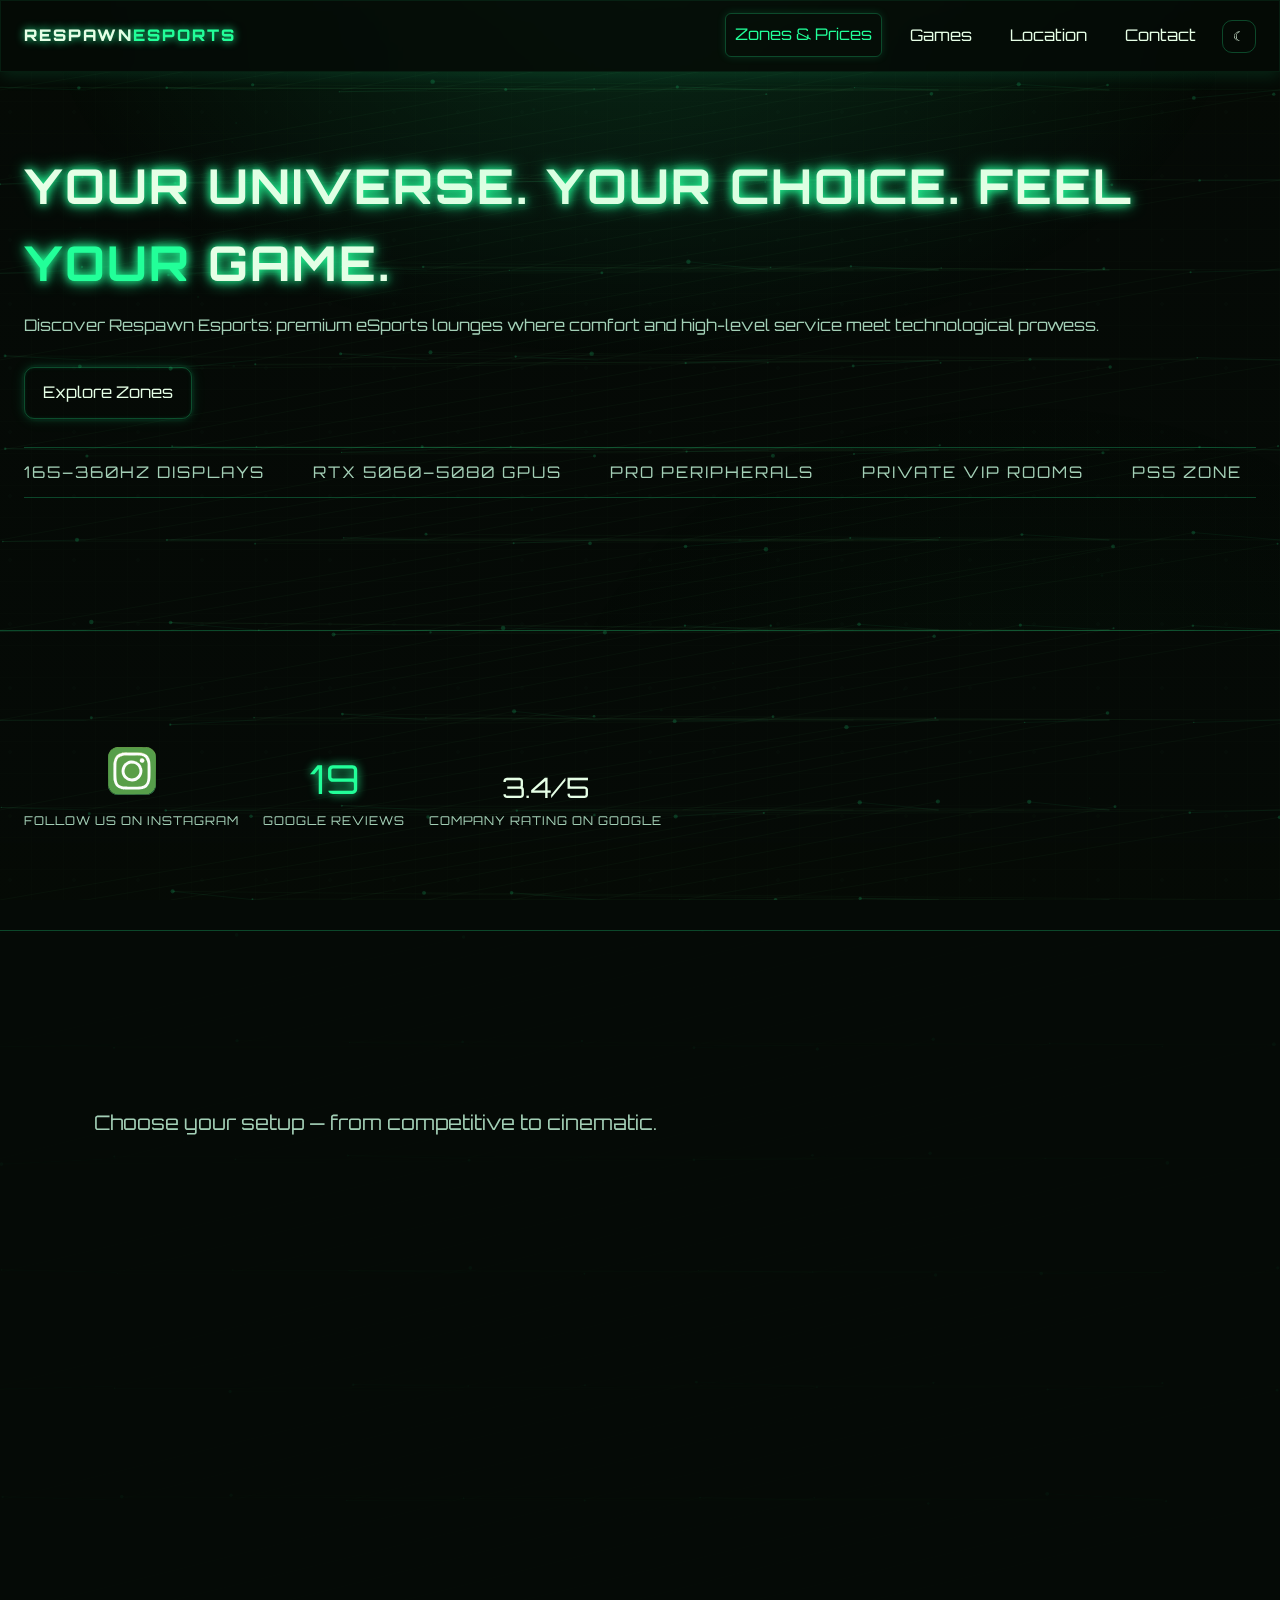
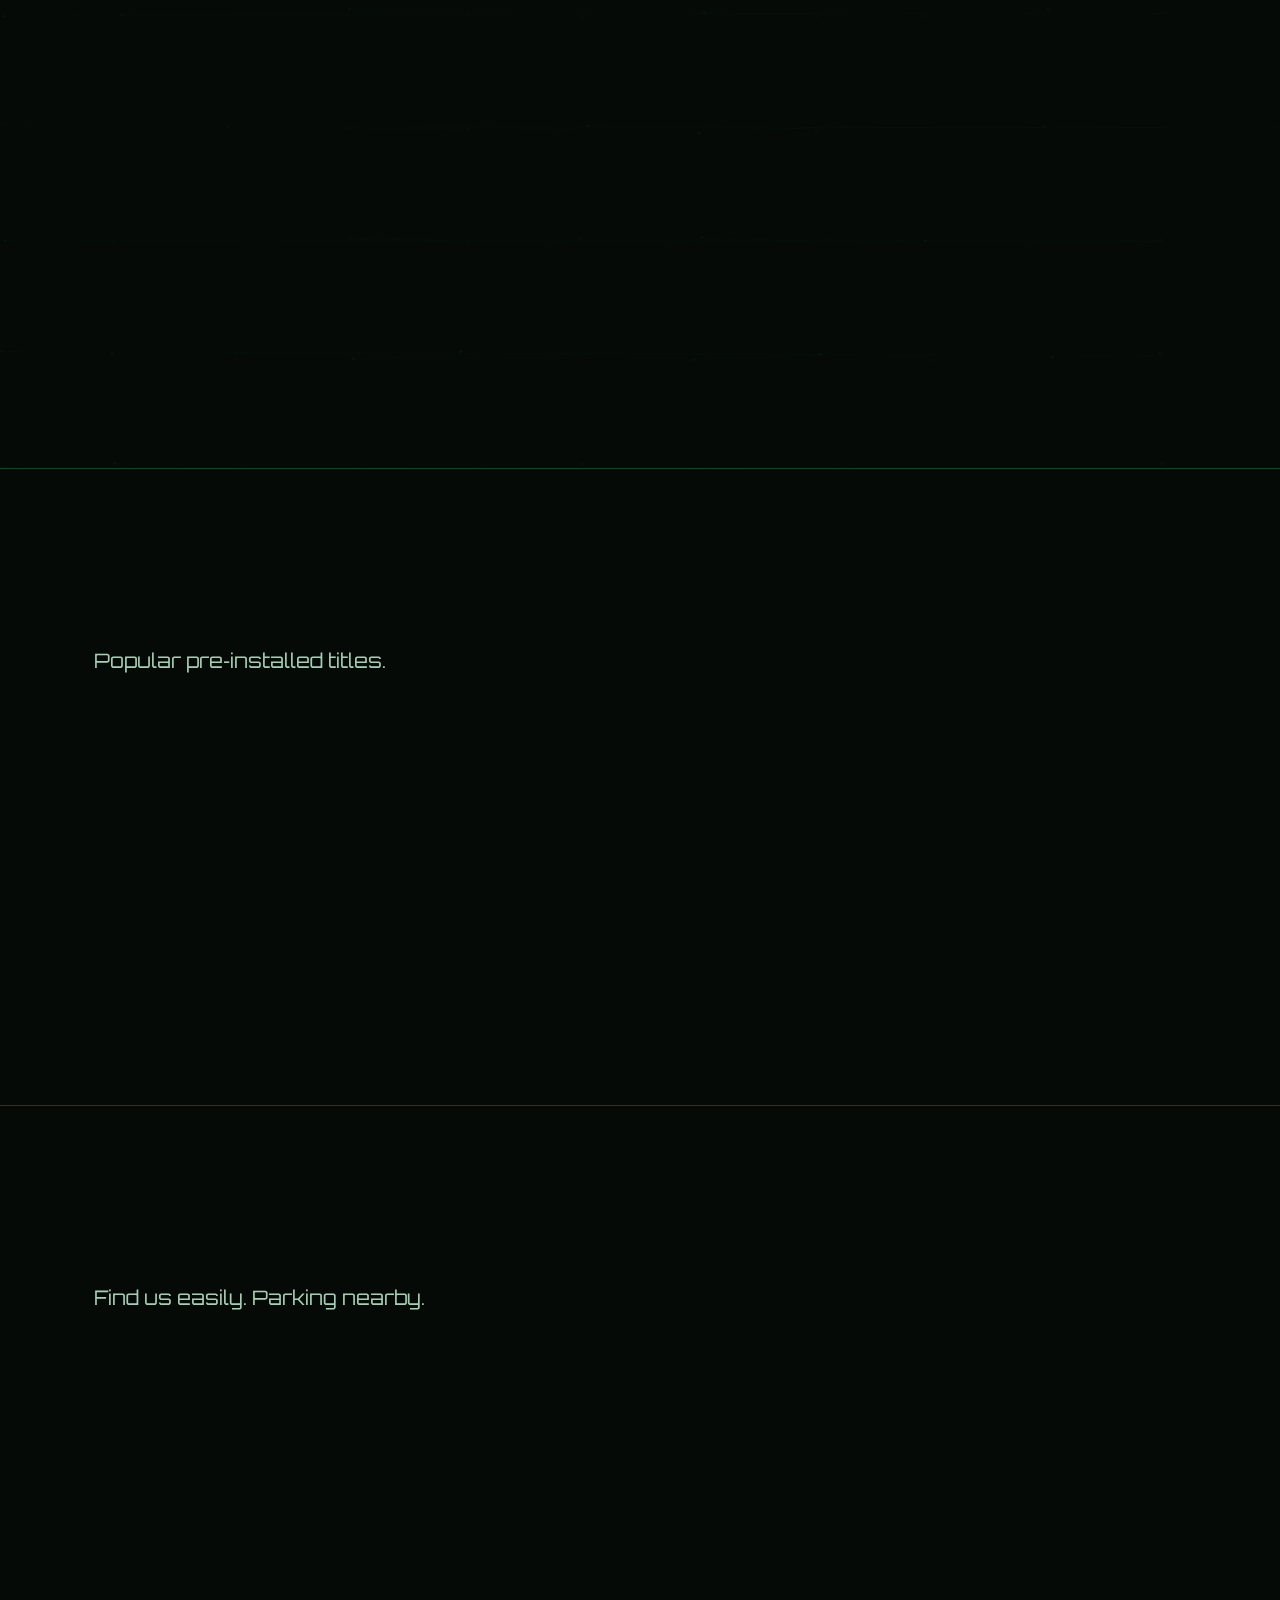
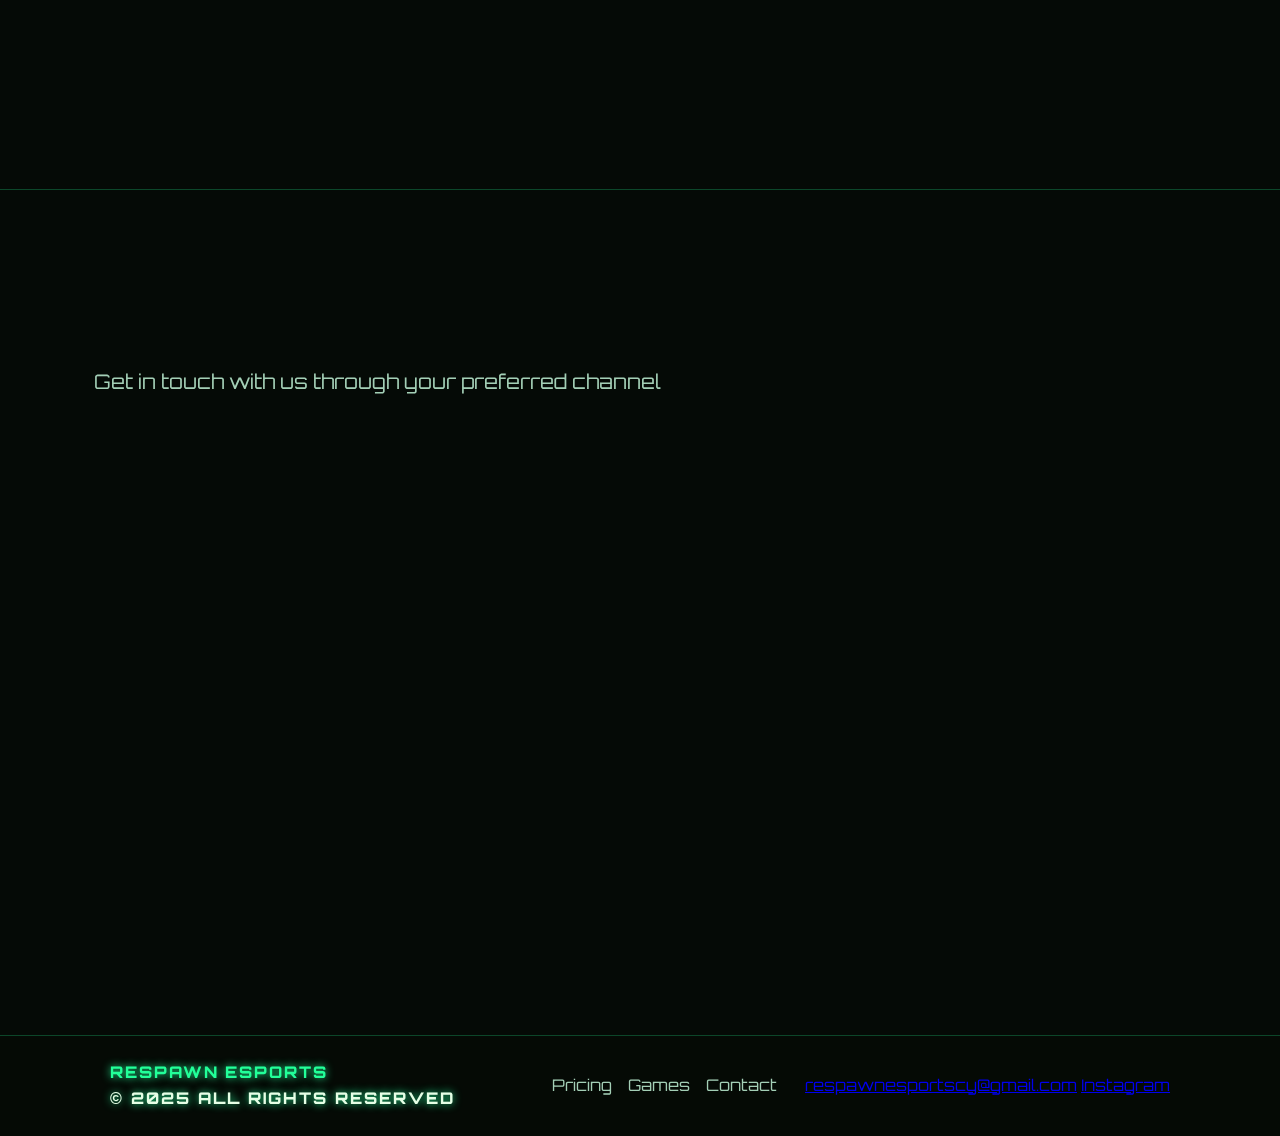
<file: index.html>
<!DOCTYPE html>
<html lang="en">
  <head>
    <meta charset="utf-8" />
    <meta name="viewport" content="width=device-width, initial-scale=1" />
    <title>RESPAWN ESPORTS // Cyber Tech Lounge</title>
    <meta name="description" content="Respawn Esports — premium futuristic eSports lounge. Zones, specs, promos, games, booking in one immersive page." />
    <link rel="preconnect" href="https://fonts.googleapis.com" />
    <link rel="preconnect" href="https://fonts.gstatic.com" crossorigin />
    <link href="https://fonts.googleapis.com/css2?family=Orbitron:wght@400;600;800&family=Rajdhani:wght@400;600;700&family=Exo+2:wght@400;600;700&display=swap" rel="stylesheet" />
    <link rel="icon" href="favicon.svg" />
    <link rel="stylesheet" href="styles.css" />
    <link rel="stylesheet" href="games-contact-styles.css" />
  </head>
  <body>
    <a class="skip-link" href="#home">Skip to content</a>
    <canvas id="bg-canvas" aria-hidden="true"></canvas>

    <!-- Parallax Background Layers -->
    <div class="parallax" aria-hidden="true">
      <div class="layer layer--bg" data-parallax-speed="0.35"></div>
      <div class="layer layer--grid" data-parallax-speed="0.65"></div>
      <div class="layer layer--bands" data-parallax-speed-x="0.5" data-parallax-speed="0.35"></div>
      <canvas id="particles" class="layer layer--particles" data-parallax-speed="0.65"></canvas>
    </div>

    <header class="nav" role="banner">
      <div class="nav__inner">
        <div class="brand" aria-label="Respawn Esports Home">RESPAWN<span>ESPORTS</span></div>
        <nav class="nav__links" role="navigation" aria-label="Primary">
          <a href="#zones" class="nav__link" data-scroll>Zones & Prices</a>
          <a href="#games" class="nav__link" data-scroll>Games</a>
          <a href="#locations" class="nav__link" data-scroll>Location</a>
          <a href="#contact" class="nav__link" data-scroll data-focus-contact>Contact</a>
        </nav>
        <div class="nav__actions">
          <button class="theme-toggle" aria-label="Toggle color theme" title="Toggle theme">☾</button>
        </div>
      </div>
    </header>

    <main id="home">
      <section class="hero" id="hero" aria-label="Intro">
        <div class="hero__mesh" aria-hidden="true"></div>
        <div class="container">
          <h1 class="glow">YOUR UNIVERSE. YOUR CHOICE. FEEL <span>YOUR</span> GAME.</h1>
          <p class="subtitle">Discover Respawn Esports: premium eSports lounges where comfort and high-level service meet technological prowess.</p>
          <div class="cta-row">
            <a href="#zones" class="btn btn--ghost" data-scroll>Explore Zones</a>
          </div>
          <div class="marquee" aria-hidden="true">
            <div class="marquee__track">
              <span>165–360Hz Displays</span>
              <span>RTX 5060–5080 GPUs</span>
              <span>Pro Peripherals</span>
              <span>Private VIP Rooms</span>
              <span>PS5 Zone</span>
              <span>Premium Gaming Experience</span>
              <span>165–360Hz Displays</span>
              <span>RTX 5060–5080 GPUs</span>
              <span>Pro Peripherals</span>
              <span>Private VIP Rooms</span>
              <span>PS5 Zone</span>
              <span>Premium Gaming Experience</span>
            </div>
          </div>
        </div>
      </section>

      <section class="section" id="reviews" aria-label="Social proof">
        <div class="container">
          <div class="reviews">
            <a href="https://www.instagram.com/respawn.cy/" target="_blank" rel="noopener" class="counter" style="text-decoration: none; color: inherit; cursor: pointer; display: flex; flex-direction: column; align-items: center;">
              <div style="height: 80px; display: flex; align-items: flex-end; margin-bottom: -8px;">
                <img src="assets/instagram.svg" alt="Instagram" style="width: 80px; height: 80px;" />
              </div>
              <div class="micro" style="margin-top: 8px;">Follow us on Instagram</div>
            </a>
            <div class="counter" style="display: flex; flex-direction: column; align-items: center;">
              <div style="height: 80px; display: flex; align-items: flex-end;">
                <div class="counter__value" data-counter data-target="28">0</div>
              </div>
              <div class="micro">Google Reviews</div>
            </div>
            <div class="rating" style="display: flex; flex-direction: column; align-items: center;">
              <div style="height: 80px; display: flex; align-items: flex-end;">
                <div class="rating__value"><span data-counter data-decimals="1" data-target="5.0">0</span><span>/5</span></div>
              </div>
              <div class="micro">Company rating on Google</div>
            </div>
          </div>
        </div>
      </section>

      <section id="zones" class="section section-tight">
        <header class="section-head">
          <h2 class="section-title">Zones and Prices</h2>
          <p class="section-sub">Choose your setup — from competitive to cinematic.</p>
        </header>
        
        <!-- Zone Selection Buttons -->
        <div class="zone-buttons reveal">
          <button class="zone-btn active" data-zone="comfort">Comfort</button>
          <button class="zone-btn" data-zone="bootcamp">Bootcamp</button>
          <button class="zone-btn" data-zone="vip">VIP</button>
          <button class="zone-btn" data-zone="cinema">PS5 Zone</button>
        </div>

        <!-- Zone Details -->
        <div class="zone-details reveal">
          <div class="zone-content active" data-zone-content="comfort">
            <h3 class="zone-title">COMFORT ZONE</h3>
            <p class="zone-description">Our Comfort Zone designed for gamers who want a balanced experience with high-performance hardware that ensures smooth gameplay and comfort. Perfect for CS 2, PUBG, Fortnite, Apex, Warzone, Battlefield, Rainbow Six.</p>
            
            <!-- Pricing Tiers -->
            <div class="pricing-tiers">
              <div class="tier tier-featured">
                <div class="tier-header">
                  <span class="tier-name">1 HOUR</span>
                </div>
                <div class="tier-duration">COMFORT</div>
                <div class="tier-pricing">
                  <span class="pack-price">€6</span>
                  <span class="sub-price">€5</span>
                </div>
                <div class="tier-labels">
                  <span>NO ACCOUNT</span>
                  <span>WITH ACCOUNT</span>
                </div>
              </div>
              <div class="tier">
                <div class="tier-header">
                  <span class="tier-name">3 HOURS</span>
                </div>
                <div class="tier-duration">COMFORT</div>
                <div class="tier-pricing">
                  <span class="pack-price">€12</span>
                </div>
                <div class="tier-labels">
                  <span>WITH ACCOUNT</span>
                </div>
              </div>
            </div>

            <!-- Hardware Specs -->
            <div class="hardware-specs">
              <div class="spec-item">
                <div class="spec-icon">
                  <img src="assets/cpu_10223865.svg" alt="CPU Icon" />
                </div>
                <div class="spec-details">
                  <div class="spec-brand">INTEL CORE I7</div>
                  <div class="spec-model">14700K</div>
                </div>
              </div>
              
              <div class="spec-item">
                <div class="spec-icon">
                  <img src="assets/video-card_1871213.svg" alt="GPU Icon" />
                </div>
                <div class="spec-details">
                  <div class="spec-brand">GEFORCE NVIDIA</div>
                  <div class="spec-model">RTX 5060</div>
                </div>
              </div>
              
              <div class="spec-item">
                <div class="spec-icon">
                  <img src="assets/keyboard.svg" alt="Keyboard Icon" />
                </div>
                <div class="spec-details">
                  <div class="spec-brand">LOGITECH</div>
                  <div class="spec-model">GAMING KEYBOARD</div>
                </div>
              </div>
              
              <div class="spec-item">
                <div class="spec-icon">
                  <img src="assets/mouse_3500963.svg" alt="Mouse Icon" />
                </div>
                <div class="spec-details">
                  <div class="spec-brand">ASUS</div>
                  <div class="spec-model">GAMING MOUSE</div>
                </div>
              </div>
              
              <div class="spec-item">
                <div class="spec-icon">
                  <img src="assets/television_2411367.svg" alt="Monitor Icon" />
                </div>
                <div class="spec-details">
                  <div class="spec-brand">BENQ MONITOR</div>
                  <div class="spec-model">165HZ 2K</div>
                </div>
              </div>
              
              <div class="spec-item">
                <div class="spec-icon">
                  <img src="assets/gaming-chair_6027549.svg" alt="Gaming Chair Icon" />
                </div>
                <div class="spec-details">
                  <div class="spec-brand">RAZER</div>
                  <div class="spec-model">GAMING CHAIR</div>
                </div>
              </div>
            </div>

            <!-- Action Buttons -->
            <div class="zone-actions">
              <button class="btn btn-outline" onclick="document.getElementById('pricing-modal').showModal()">VIEW ALL ZONES</button>
            </div>
          </div>

          <!-- Bootcamp Zone Content -->
          <div class="zone-content" data-zone-content="bootcamp">
            <h3 class="zone-title">BOOTCAMP ZONE</h3>
            <p class="zone-description">Our Bootcamp Zone designed for serious teams and competitive players. High-performance hardware for intense training sessions and tournaments.</p>
            <div class="pricing-tiers">
              <div class="tier tier-featured">
                <div class="tier-header">
                  <span class="tier-name">1 HOUR</span>
                </div>
                <div class="tier-duration">BOOTCAMP</div>
                <div class="tier-pricing">
                  <span class="pack-price">€7</span>
                  <span class="sub-price">€6</span>
                </div>
                <div class="tier-labels">
                  <span>NO ACCOUNT</span>
                  <span>WITH ACCOUNT</span>
                </div>
              </div>
              <div class="tier">
                <div class="tier-header">
                  <span class="tier-name">3 HOURS</span>
                </div>
                <div class="tier-duration">BOOTCAMP</div>
                <div class="tier-pricing">
                  <span class="pack-price">€15</span>
                </div>
                <div class="tier-labels">
                  <span>WITH ACCOUNT</span>
                </div>
              </div>
            </div>
            <div class="hardware-specs">
              <div class="spec-item">
                <div class="spec-icon">
                  <img src="assets/cpu_10223865.svg" alt="CPU Icon" />
                </div>
                <div class="spec-details">
                  <div class="spec-brand">INTEL CORE I7</div>
                  <div class="spec-model">14700K</div>
                </div>
              </div>
              
              <div class="spec-item">
                <div class="spec-icon">
                  <img src="assets/video-card_1871213.svg" alt="GPU Icon" />
                </div>
                <div class="spec-details">
                  <div class="spec-brand">GEFORCE NVIDIA</div>
                  <div class="spec-model">RTX 5070 TI</div>
                </div>
              </div>
              
              <div class="spec-item">
                <div class="spec-icon">
                  <img src="assets/keyboard.svg" alt="Keyboard Icon" />
                </div>
                <div class="spec-details">
                  <div class="spec-brand">LOGITECH</div>
                  <div class="spec-model">GAMING KEYBOARD</div>
                </div>
              </div>
              
              <div class="spec-item">
                <div class="spec-icon">
                  <img src="assets/mouse_3500963.svg" alt="Mouse Icon" />
                </div>
                <div class="spec-details">
                  <div class="spec-brand">LOGITECH</div>
                  <div class="spec-model">GAMING MOUSE</div>
                </div>
              </div>
              
              <div class="spec-item">
                <div class="spec-icon">
                  <img src="assets/television_2411367.svg" alt="Monitor Icon" />
                </div>
                <div class="spec-details">
                  <div class="spec-brand">MONITOR</div>
                  <div class="spec-model">360HZ 1080P</div>
                </div>
              </div>
              
              <div class="spec-item">
                <div class="spec-icon">
                  <img src="assets/gaming-chair_6027549.svg" alt="Gaming Chair Icon" />
                </div>
                <div class="spec-details">
                  <div class="spec-brand">RAZER</div>
                  <div class="spec-model">GAMING CHAIR</div>
                </div>
              </div>
            </div>
            <div class="zone-actions">
              <button class="btn btn-outline" onclick="document.getElementById('pricing-modal').showModal()">VIEW ALL ZONES</button>
            </div>
          </div>

          <!-- VIP Zone Content -->
          <div class="zone-content" data-zone-content="vip">
            <h3 class="zone-title">VIP ZONE</h3>
            <p class="zone-description">Our VIP Zone offers premium comfort and top-tier performance for the ultimate gaming experience. <strong style="color: var(--primary);">Account Required - No walk-ins allowed.</strong></p>
            <div class="pricing-tiers">
              <div class="tier tier-featured">
                <div class="tier-header">
                  <span class="tier-name">1 HOUR</span>
                </div>
                <div class="tier-duration">VIP</div>
                <div class="tier-pricing">
                  <span class="pack-price">€10</span>
                </div>
                <div class="tier-labels">
                  <span>WITH ACCOUNT</span>
                </div>
              </div>
              <div class="tier">
                <div class="tier-header">
                  <span class="tier-name">3 HOURS</span>
                </div>
                <div class="tier-duration">VIP</div>
                <div class="tier-pricing">
                  <span class="pack-price">€25</span>
                </div>
                <div class="tier-labels">
                  <span>WITH ACCOUNT</span>
                </div>
              </div>
            </div>
            <div class="hardware-specs">
              <div class="spec-item">
                <div class="spec-icon">
                  <img src="assets/cpu_10223865.svg" alt="CPU Icon" />
                </div>
                <div class="spec-details">
                  <div class="spec-brand">INTEL CORE I9</div>
                  <div class="spec-model">14900K</div>
                </div>
              </div>
              
              <div class="spec-item">
                <div class="spec-icon">
                  <img src="assets/video-card_1871213.svg" alt="GPU Icon" />
                </div>
                <div class="spec-details">
                  <div class="spec-brand">GEFORCE NVIDIA</div>
                  <div class="spec-model">RTX 5070</div>
                </div>
              </div>
              
              <div class="spec-item">
                <div class="spec-icon">
                  <img src="assets/keyboard.svg" alt="Keyboard Icon" />
                </div>
                <div class="spec-details">
                  <div class="spec-brand">LOGITECH</div>
                  <div class="spec-model">GAMING KEYBOARD</div>
                </div>
              </div>
              
              <div class="spec-item">
                <div class="spec-icon">
                  <img src="assets/mouse_3500963.svg" alt="Mouse Icon" />
                </div>
                <div class="spec-details">
                  <div class="spec-brand">LOGITECH</div>
                  <div class="spec-model">GAMING MOUSE</div>
                </div>
              </div>
              
              <div class="spec-item">
                <div class="spec-icon">
                  <img src="assets/television_2411367.svg" alt="Monitor Icon" />
                </div>
                <div class="spec-details">
                  <div class="spec-brand">MONITOR</div>
                  <div class="spec-model">240HZ 4K</div>
                </div>
              </div>
              
              <div class="spec-item">
                <div class="spec-icon">
                  <img src="assets/gaming-chair_6027549.svg" alt="Gaming Chair Icon" />
                </div>
                <div class="spec-details">
                  <div class="spec-brand">CORSAIR</div>
                  <div class="spec-model">GAMING CHAIR</div>
                </div>
              </div>
            </div>
            <div class="zone-actions">
              <button class="btn btn-outline" onclick="document.getElementById('pricing-modal').showModal()">VIEW ALL ZONES</button>
            </div>
          </div>

          <!-- PS5 Zone Content -->
          <div class="zone-content" data-zone-content="cinema">
            <h3 class="zone-title">PS5 PREMIUM ZONE</h3>
            <p class="zone-description">Premium entertainment experience with 98" QLED display, Dolby Atmos sound system, and comfortable recliners. Perfect for movies and PS5 gaming.</p>
            <div class="pricing-tiers">
              <div class="tier">
                <div class="tier-header">
                  <span class="tier-name">1 PERSON</span>
                </div>
                <div class="tier-duration">PS5 ZONE</div>
                <div class="tier-pricing">
                  <span class="pack-price">€15</span>
                </div>
                <div class="tier-labels">
                  <span>PER HOUR</span>
                </div>
              </div>
              <div class="tier">
                <div class="tier-header">
                  <span class="tier-name">2 PERSONS</span>
                </div>
                <div class="tier-duration">PS5 ZONE</div>
                <div class="tier-pricing">
                  <span class="pack-price">€25</span>
                </div>
                <div class="tier-labels">
                  <span>PER HOUR</span>
                </div>
              </div>
              <div class="tier">
                <div class="tier-header">
                  <span class="tier-name">3 PERSONS</span>
                </div>
                <div class="tier-duration">PS5 ZONE</div>
                <div class="tier-pricing">
                  <span class="pack-price">€35</span>
                </div>
                <div class="tier-labels">
                  <span>PER HOUR</span>
                </div>
              </div>
              <div class="tier">
                <div class="tier-header">
                  <span class="tier-name">4 PERSONS</span>
                </div>
                <div class="tier-duration">PS5 ZONE</div>
                <div class="tier-pricing">
                  <span class="pack-price">€40</span>
                </div>
                <div class="tier-labels">
                  <span>PER HOUR</span>
                </div>
              </div>
              <div class="tier">
                <div class="tier-header">
                  <span class="tier-name">5 PERSONS</span>
                </div>
                <div class="tier-duration">PS5 ZONE</div>
                <div class="tier-pricing">
                  <span class="pack-price">€45</span>
                </div>
                <div class="tier-labels">
                  <span>PER HOUR</span>
                </div>
              </div>
              <div class="tier tier-featured">
                <div class="tier-header">
                  <span class="tier-name">6 PERSONS</span>
                </div>
                <div class="tier-duration">PS5 ZONE</div>
                <div class="tier-pricing">
                  <span class="pack-price">€50</span>
                </div>
                <div class="tier-labels">
                  <span>PER HOUR</span>
                </div>
              </div>
            </div>
            <div class="hardware-specs">
              <div class="spec-item">
                <div class="spec-icon">
                  <img src="assets/gaming-chair_6027549.svg" alt="Gaming Chair Icon" />
                </div>
                <div class="spec-details">
                  <div class="spec-brand">RECLINERS</div>
                  <div class="spec-model">6 PERSONS</div>
                </div>
              </div>
              
              <div class="spec-item">
                <div class="spec-icon">
                  <img src="assets/projector.svg" alt="Projector Icon" />
                </div>
                <div class="spec-details">
                  <div class="spec-brand">BENQ PROJECTOR</div>
                  <div class="spec-model">4K 120HZ</div>
                </div>
              </div>
              
              <div class="spec-item">
                <div class="spec-icon">
                  <img src="assets/speaker.svg" alt="Speaker Icon" />
                </div>
                <div class="spec-details">
                  <div class="spec-brand">DOLBY ATMOS</div>
                  <div class="spec-model">AUDIO SYSTEM</div>
                </div>
              </div>
              
              <div class="spec-item">
                <div class="spec-icon">
                  <img src="assets/video-card_1871213.svg" alt="Console Icon" />
                </div>
                <div class="spec-details">
                  <div class="spec-brand">SONY</div>
                  <div class="spec-model">PS5 CONSOLE</div>
                </div>
              </div>
            </div>
            <div class="zone-actions">
              <button class="btn btn-outline" onclick="document.getElementById('pricing-modal').showModal()">VIEW ALL ZONES</button>
            </div>
          </div>
        </div>

        <!-- Green Animated Background Canvas -->
        <canvas id="zones-bg-canvas" class="zones-background" aria-hidden="true"></canvas>
      </section>

      <section id="games" class="section section-tight">
        <header class="section-head">
          <h2 class="section-title">Games</h2>
          <p class="section-sub">Popular pre‑installed titles.</p>
        </header>
        
        <!-- Popular Games Grid -->
        <div class="games-grid reveal">
          <div class="game-card" data-game="counter-strike-2">
            <div class="game-name">Counter-Strike 2</div>
            <div class="game-accent"></div>
          </div>
          <div class="game-card" data-game="valorant">
            <div class="game-name">Valorant</div>
            <div class="game-accent"></div>
          </div>
          <div class="game-card" data-game="fortnite">
            <div class="game-name">Fortnite</div>
            <div class="game-accent"></div>
          </div>
          <div class="game-card" data-game="league-of-legends">
            <div class="game-name">League Of Legends</div>
            <div class="game-accent"></div>
          </div>
          <div class="game-card" data-game="apex-legends">
            <div class="game-name">Apex Legends</div>
            <div class="game-accent"></div>
          </div>
          <div class="game-card" data-game="dota-2">
            <div class="game-name">Dota 2</div>
            <div class="game-accent"></div>
          </div>
          <div class="game-card" data-game="gta-v">
            <div class="game-name">GTA V</div>
            <div class="game-accent"></div>
          </div>
          <div class="game-card" data-game="minecraft">
            <div class="game-name">Minecraft</div>
            <div class="game-accent"></div>
          </div>
          <div class="game-card" data-game="overwatch-2">
            <div class="game-name">Overwatch 2</div>
            <div class="game-accent"></div>
          </div>
          <div class="game-card" data-game="rocket-league">
            <div class="game-name">Rocket League</div>
            <div class="game-accent"></div>
          </div>
          <div class="game-card" data-game="cyberpunk-2077">
            <div class="game-name">Cyberpunk 2077</div>
            <div class="game-accent"></div>
          </div>
          <div class="game-card" data-game="warzone">
            <div class="game-name">Call Of Duty Warzone 2.0</div>
            <div class="game-accent"></div>
          </div>
        </div>
        
        <!-- View All Games Button -->
        <div class="games-cta reveal">
          <button class="btn-view-all-games" data-open="games-modal">
            <span class="btn-text">VIEW ALL GAMES</span>
            <span class="btn-count">50+ Titles</span>
            <div class="btn-shine"></div>
          </button>
        </div>
      </section>

      <section id="locations" class="section">
        <header class="section-head">
          <h2 class="section-title">Location</h2>
          <p class="section-sub">Find us easily. Parking nearby.</p>
        </header>
        <div class="locations-grid">
          <article class="loc-card reveal">
            <h3><a href="https://maps.app.goo.gl/cz15BhaLHj567XH39" target="_blank" rel="noopener" style="color: inherit; text-decoration: underline;">Respawn Esports — Main</a></h3>
            <p>Hours: 9am – 3am</p>
            <div class="map-wrap">
              <iframe src="https://www.google.com/maps/embed?pb=!1m18!1m12!1m3!1d3281.173775296665!2d33.0468797!3d34.6755634!2m3!1f0!2f0!3f0!3m2!1i1024!2i768!4f13.1!3m3!1m2!1s0x14e73323f1531d87%3A0x10c4beb6ef3f7004!2sRespawn%20Esports!5e0!3m2!1sen!2s!4v1763997655915!5m2!1sen!2s" width="600" height="450" style="border:0;" allowfullscreen="" loading="lazy" referrerpolicy="no-referrer-when-downgrade"></iframe>
            </div>
          </article>
        </div>
      </section>

      <section id="contact" class="section">
        <header class="section-head">
          <h2 class="section-title">Contact Us</h2>
          <p class="section-sub">Get in touch with us through your preferred channel</p>
        </header>
        
        <!-- Contact Buttons Container -->
        <div class="contact-buttons-container reveal">
          <!-- Animated Background -->
          <canvas id="contact-bg-canvas" class="contact-background" aria-hidden="true"></canvas>
          
          <!-- Contact Buttons -->
          <div class="contact-buttons">
            <!-- Phone Button -->
            <a href="tel:+35797762727" class="contact-btn phone-btn">
              <div class="contact-btn-bg"></div>
              <div class="contact-btn-glow"></div>
              <div class="contact-btn-icon">
                <svg viewBox="0 0 24 24" fill="none" stroke="currentColor" stroke-width="2">
                  <path d="M22 16.92v3a2 2 0 0 1-2.18 2 19.79 19.79 0 0 1-8.63-3.07 19.5 19.5 0 0 1-6-6 19.79 19.79 0 0 1-3.07-8.67A2 2 0 0 1 4.11 2h3a2 2 0 0 1 2 1.72 12.84 12.84 0 0 0 .7 2.81 2 2 0 0 1-.45 2.11L8.09 9.91a16 16 0 0 0 6 6l1.27-1.27a2 2 0 0 1 2.11-.45 12.84 12.84 0 0 0 2.81.7A2 2 0 0 1 22 16.92z"></path>
                </svg>
              </div>
              <div class="contact-btn-content">
                <div class="contact-btn-label">PHONE</div>
                <div class="contact-btn-value">+357 97 762 727</div>
              </div>
              <div class="contact-btn-arrow">→</div>
              <div class="contact-btn-particles">
                <span></span><span></span><span></span>
              </div>
            </a>
            
            <!-- Email Button -->
            <a href="mailto:respawnesportscy@gmail.com" class="contact-btn email-btn">
              <div class="contact-btn-bg"></div>
              <div class="contact-btn-glow"></div>
              <div class="contact-btn-icon">
                <svg viewBox="0 0 24 24" fill="none" stroke="currentColor" stroke-width="2">
                  <path d="M4 4h16c1.1 0 2 .9 2 2v12c0 1.1-.9 2-2 2H4c-1.1 0-2-.9-2-2V6c0-1.1.9-2 2-2z"></path>
                  <polyline points="22,6 12,13 2,6"></polyline>
                </svg>
              </div>
              <div class="contact-btn-content">
                <div class="contact-btn-label">EMAIL</div>
                <div class="contact-btn-value">respawnesportscy@gmail.com</div>
              </div>
              <div class="contact-btn-arrow">→</div>
              <div class="contact-btn-particles">
                <span></span><span></span><span></span>
              </div>
            </a>
            
            <!-- WhatsApp Button -->
            <a href="https://wa.me/+35797762727" target="_blank" rel="noopener" class="contact-btn whatsapp-btn">
              <div class="contact-btn-bg"></div>
              <div class="contact-btn-glow"></div>
              <div class="contact-btn-icon">
                <svg viewBox="0 0 24 24" fill="currentColor">
                  <path d="M17.472 14.382c-.297-.149-1.758-.867-2.03-.967-.273-.099-.471-.148-.67.15-.197.297-.767.966-.94 1.164-.173.199-.347.223-.644.075-.297-.15-1.255-.463-2.39-1.475-.883-.788-1.48-1.761-1.653-2.059-.173-.297-.018-.458.13-.606.134-.133.298-.347.446-.52.149-.174.198-.298.298-.497.099-.198.05-.371-.025-.52-.075-.149-.669-1.612-.916-2.207-.242-.579-.487-.5-.669-.51-.173-.008-.371-.01-.57-.01-.198 0-.52.074-.792.372-.272.297-1.04 1.016-1.04 2.479 0 1.462 1.065 2.875 1.213 3.074.149.198 2.096 3.2 5.077 4.487.709.306 1.262.489 1.694.625.712.227 1.36.195 1.871.118.571-.085 1.758-.719 2.006-1.413.248-.694.248-1.289.173-1.413-.074-.124-.272-.198-.57-.347m-5.421 7.403h-.004a9.87 9.87 0 01-5.031-1.378l-.361-.214-3.741.982.998-3.648-.235-.374a9.86 9.86 0 01-1.51-5.26c.001-5.45 4.436-9.884 9.888-9.884 2.64 0 5.122 1.03 6.988 2.898a9.825 9.825 0 012.893 6.994c-.003 5.45-4.437 9.884-9.885 9.884m8.413-18.297A11.815 11.815 0 0012.05 0C5.495 0 .16 5.335.157 11.892c0 2.096.547 4.142 1.588 5.945L.057 24l6.305-1.654a11.882 11.882 0 005.683 1.448h.005c6.554 0 11.89-5.335 11.893-11.893a11.821 11.821 0 00-3.48-8.413Z"/>
                </svg>
              </div>
              <div class="contact-btn-content">
                <div class="contact-btn-label">WHATSAPP</div>
                <div class="contact-btn-value">Chat with us instantly</div>
              </div>
              <div class="contact-btn-arrow">→</div>
              <div class="contact-btn-particles">
                <span></span><span></span><span></span>
              </div>
            </a>
          </div>
        </div>
      </section>
    </main>

    <footer class="site-footer">
      <div class="footer-grid">
        <div class="brand">
          <span class="logo-text">Respawn Esports</span>
          <p>© 2025 All rights reserved</p>
        </div>
        <nav class="footer-nav" aria-label="Footer">
          <a href="#pricing">Pricing</a>
          <a href="#games">Games</a>
          <a href="#contact">Contact</a>
        </nav>
        <div class="contact">
          <a href="mailto:respawnesportscy@gmail.com">respawnesportscy@gmail.com</a>
          <a href="https://www.instagram.com/respawn.cy/" target="_blank" rel="noopener" aria-label="Instagram">Instagram</a>
        </div>
      </div>
    </footer>

    <dialog id="booking-modal" class="modal">
      <form method="dialog" class="modal-card">
        <header class="modal-head">
          <h3>Quick Reservation</h3>
          <button class="icon-btn" value="close" aria-label="Close">✕</button>
        </header>
        <section class="modal-body">
          <label>Choose Zone
            <select>
              <option>Primary</option>
              <option>Bootcamp</option>
              <option>VIP</option>
              <option>Supreme Room</option>
              <option>PS5 Zone</option>
            </select>
          </label>
          <label>Duration (hours)
            <input type="number" min="1" max="24" value="2" />
          </label>
        </section>
        <footer class="modal-foot">
          <button class="btn btn-ghost" value="cancel">Cancel</button>
          <button class="btn btn-primary" value="confirm">Reserve</button>
        </footer>
      </form>
    </dialog>

    <dialog id="merch-modal" class="modal">
      <form method="dialog" class="modal-card">
        <header class="modal-head">
          <h3>Order Respawn Tee</h3>
          <button class="icon-btn" value="close" aria-label="Close">✕</button>
        </header>
        <section class="modal-body">
          <label>Size
            <select>
              <option>L</option>
              <option>XL</option>
              <option>XXL</option>
            </select>
          </label>
          <label>Quantity
            <input type="number" min="1" max="5" value="1" />
          </label>
        </section>
        <footer class="modal-foot">
          <button class="btn btn-ghost" value="cancel">Cancel</button>
          <button class="btn btn-primary" value="confirm">Place Order</button>
        </footer>
      </form>
    </dialog>

    <dialog id="games-modal" class="modal games-modal">
      <div class="modal-card games-modal-card">
        <header class="modal-head">
          <h3>All Available Games</h3>
          <button class="icon-btn" onclick="document.getElementById('games-modal').close()" aria-label="Close">✕</button>
        </header>
        <section class="modal-body games-modal-body">
          <div class="games-modal-grid">
            <div class="game-item">4game PontBlank</div>
            <div class="game-item">Apex Legends</div>
            <div class="game-item">Battlefield 2042</div>
            <div class="game-item">Call Of Duty Warzone 2.0</div>
            <div class="game-item">Counter-Strike 2</div>
            <div class="game-item">Cyberpunk 2077</div>
            <div class="game-item">DayZ</div>
            <div class="game-item">Delta Force</div>
            <div class="game-item">Dota 2</div>
            <div class="game-item">Escape From Tarkov/Arena</div>
            <div class="game-item">Fall Guys</div>
            <div class="game-item">Fortnite</div>
            <div class="game-item">Forza Horizon 5</div>
            <div class="game-item">Genshin Impact</div>
            <div class="game-item">Grand Theft Auto V</div>
            <div class="game-item">GTA 5</div>
            <div class="game-item">Half Life 1</div>
            <div class="game-item">Half-Life 2</div>
            <div class="game-item">Hearthstone</div>
            <div class="game-item">Honkai: Star Rail</div>
            <div class="game-item">League Of Legends</div>
            <div class="game-item">Left 4 Dead 2</div>
            <div class="game-item">Majestic</div>
            <div class="game-item">MarvelRivals</div>
            <div class="game-item">Minecraft</div>
            <div class="game-item">Overwatch 2</div>
            <div class="game-item">Path of Exile 2</div>
            <div class="game-item">Phasmophobia</div>
            <div class="game-item">PUBG: BATTLEGROUNDS</div>
            <div class="game-item">RAGE MP</div>
            <div class="game-item">Rocket League</div>
            <div class="game-item">Rust</div>
            <div class="game-item">Squad</div>
            <div class="game-item">STALCRAFT</div>
            <div class="game-item">Tlauncher</div>
            <div class="game-item">Tom Clancy's Rainbow Six Siege</div>
            <div class="game-item">Valorant</div>
            <div class="game-item">Warface</div>
            <div class="game-item">WarThunder</div>
            <div class="game-item">World of Warcraft</div>
          </div>
        </section>
        <footer class="modal-foot">
          <button class="btn btn-primary" onclick="document.getElementById('games-modal').close()">Close</button>
        </footer>
      </div>
    </dialog>

    <!-- All Prices Modal -->
    <dialog id="pricing-modal" class="pricing-modal">
      <div class="pricing-modal-overlay"></div>
      <div class="pricing-modal-content">
        <button class="pricing-modal-close" aria-label="Close modal">&times;</button>
        <h2 class="pricing-modal-title">ALL ZONE PRICES</h2>
        <p class="pricing-modal-subtitle">Complete pricing overview for all gaming zones</p>
        
        <div class="pricing-modal-grid">
          <!-- Comfort Zone -->
          <div class="pricing-card">
            <div class="pricing-card-header">
              <h3 class="pricing-card-title">COMFORT</h3>
              <span class="pricing-card-badge">PC 1-12</span>
            </div>
            <div class="pricing-card-specs">
              <div class="spec-chip">i7 14700K</div>
              <div class="spec-chip">RTX 5060</div>
              <div class="spec-chip">180Hz 2K</div>
            </div>
            <div class="pricing-card-body">
              <div class="pricing-section">
                <div class="pricing-row">
                  <span>1 Hour (No Acc)</span>
                  <span class="price">€6</span>
                </div>
                <div class="pricing-row">
                  <span>1 Hour (With Acc)</span>
                  <span class="price">€5</span>
                </div>
                <div class="pricing-row">
                  <span>3 Hours (With Acc)</span>
                  <span class="price">€12</span>
                </div>
              </div>
            </div>
          </div>

          <!-- Bootcamp Zone -->
          <div class="pricing-card">
            <div class="pricing-card-header">
              <h3 class="pricing-card-title">BOOTCAMP</h3>
              <span class="pricing-card-badge">PC 13-22</span>
            </div>
            <div class="pricing-card-specs">
              <div class="spec-chip">i7 14700K</div>
              <div class="spec-chip">RTX 5070 TI</div>
              <div class="spec-chip">360Hz</div>
            </div>
            <div class="pricing-card-body">
              <div class="pricing-section">
                <div class="pricing-row">
                  <span>1 Hour (No Acc)</span>
                  <span class="price">€7</span>
                </div>
                <div class="pricing-row">
                  <span>1 Hour (With Acc)</span>
                  <span class="price">€6</span>
                </div>
                <div class="pricing-row">
                  <span>3 Hours (With Acc)</span>
                  <span class="price">€15</span>
                </div>
              </div>
            </div>
          </div>

          <!-- VIP Zone -->
          <div class="pricing-card pricing-card-featured">
            <div class="pricing-card-header">
              <h3 class="pricing-card-title">VIP</h3>
              <span class="pricing-card-badge">PC 23-28</span>
            </div>
            <div class="pricing-card-specs">
              <div class="spec-chip">i9 14900K</div>
              <div class="spec-chip">RTX 5070</div>
              <div class="spec-chip">240Hz 4K</div>
            </div>
            <div class="pricing-card-body">
              <div class="pricing-notice">Account Required</div>
              <div class="pricing-section">
                <div class="pricing-row">
                  <span>1 Hour</span>
                  <span class="price">€10</span>
                </div>
                <div class="pricing-row">
                  <span>3 Hours</span>
                  <span class="price">€25</span>
                </div>
              </div>
            </div>
          </div>

          <!-- PS5 Zone -->
          <div class="pricing-card pricing-card-premium">
            <div class="pricing-card-header">
              <h3 class="pricing-card-title">PS5 PREMIUM</h3>
              <span class="pricing-card-badge">CONSOLE</span>
            </div>
            <div class="pricing-card-specs">
              <div class="spec-chip">PS5</div>
              <div class="spec-chip">98" QLED</div>
              <div class="spec-chip">Dolby Atmos</div>
            </div>
            <div class="pricing-card-body">
              <div class="pricing-section">
                <div class="pricing-row">
                  <span>1 Person</span>
                  <span class="price">€15/hr</span>
                </div>
                <div class="pricing-row">
                  <span>2 Persons</span>
                  <span class="price">€25/hr</span>
                </div>
                <div class="pricing-row">
                  <span>3 Persons</span>
                  <span class="price">€35/hr</span>
                </div>
                <div class="pricing-row">
                  <span>4 Persons</span>
                  <span class="price">€40/hr</span>
                </div>
                <div class="pricing-row">
                  <span>5 Persons</span>
                  <span class="price">€45/hr</span>
                </div>
                <div class="pricing-row">
                  <span>6 Persons</span>
                  <span class="price">€50/hr</span>
                </div>
              </div>
            </div>
          </div>
        </div>
      </div>
    </dialog>

    <script src="script.js" defer></script>
  </body>
</html>
</file>
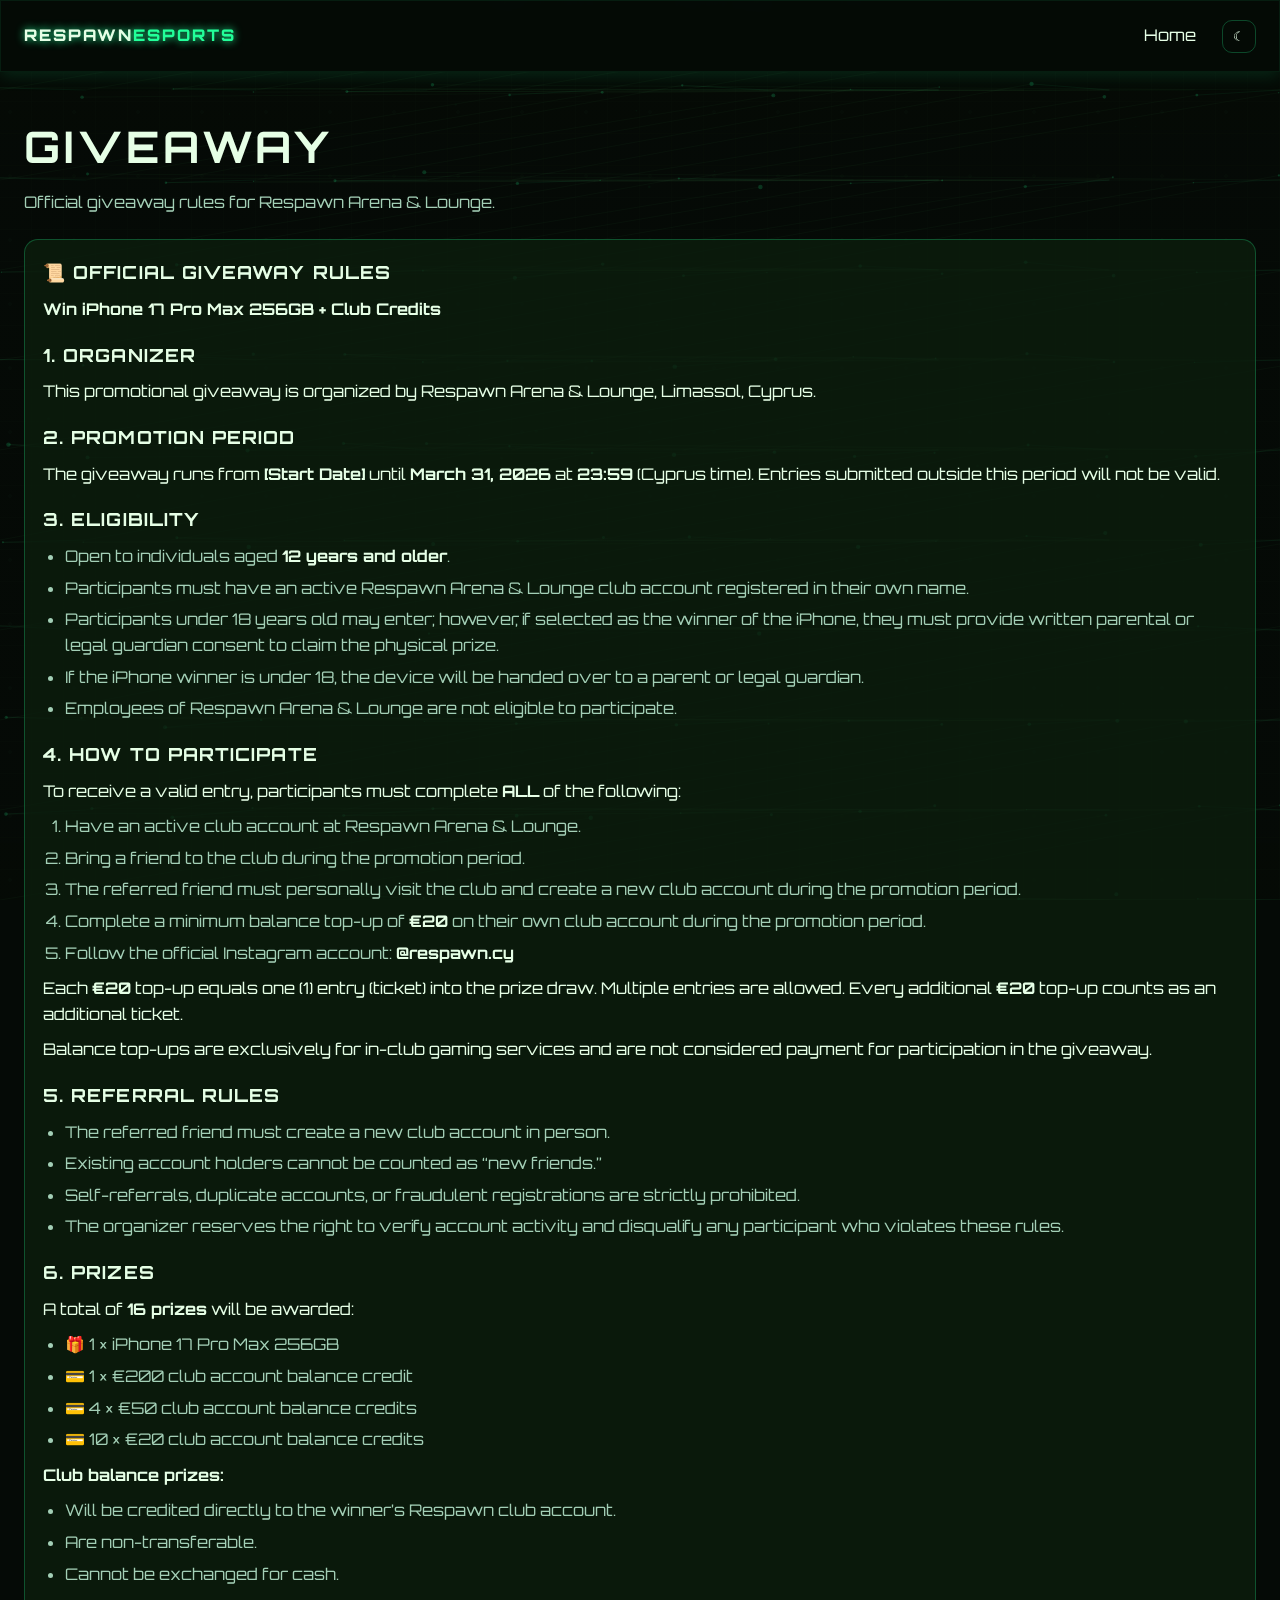
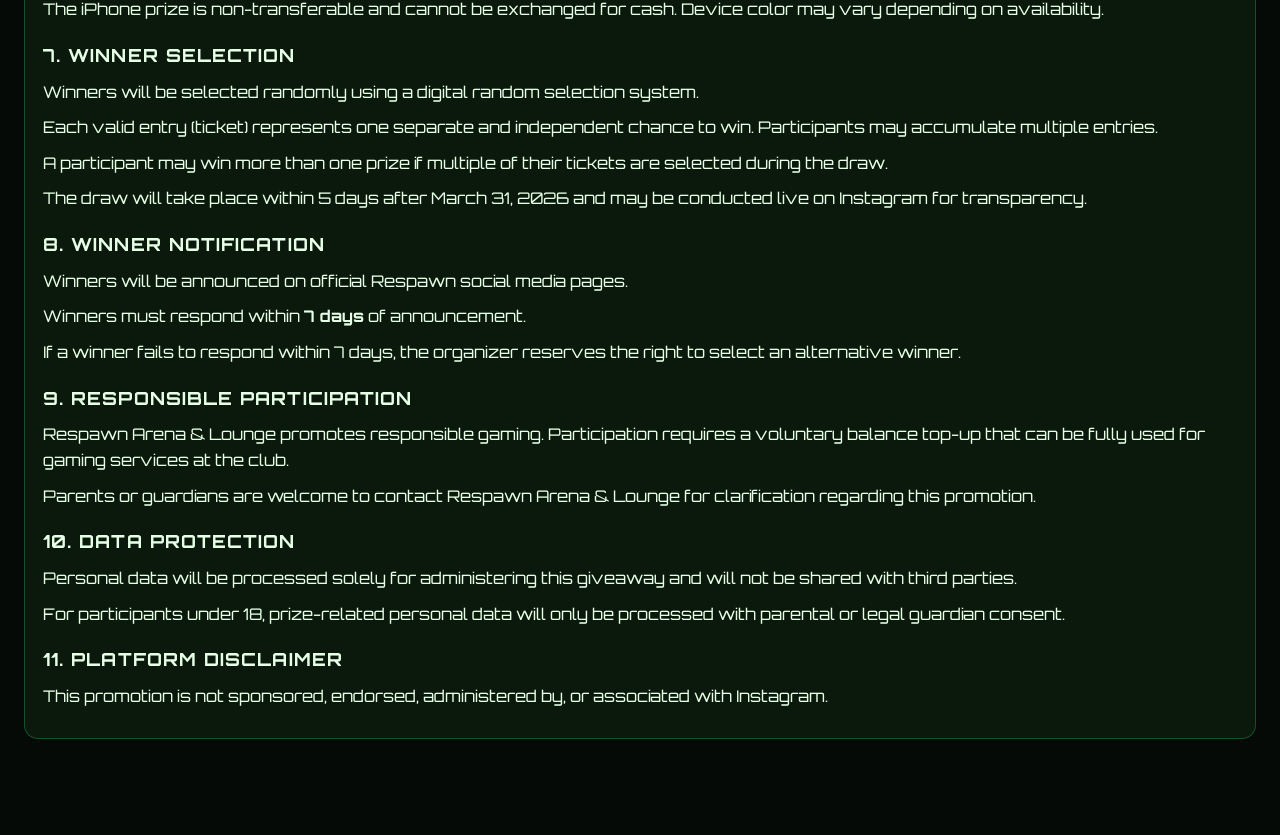
<file: giveaway/index.html>
<!DOCTYPE html>
<html lang="en">
  <head>
    <meta charset="utf-8" />
    <meta name="viewport" content="width=device-width, initial-scale=1" />
    <title>Giveaway Rules — Respawn Esports</title>
    <meta name="description" content="Official rules for the Respawn Arena & Lounge giveaway." />
    <link rel="preconnect" href="https://fonts.googleapis.com" />
    <link rel="preconnect" href="https://fonts.gstatic.com" crossorigin />
    <link href="https://fonts.googleapis.com/css2?family=Orbitron:wght@400;600;800&family=Rajdhani:wght@400;600;700&family=Exo+2:wght@400;600;700&display=swap" rel="stylesheet" />
    <link rel="icon" href="../favicon.svg" />
    <link rel="stylesheet" href="../styles.css" />
    <link rel="stylesheet" href="../games-contact-styles.css" />
  </head>
  <body>
    <a class="skip-link" href="#content">Skip to content</a>
    <canvas id="bg-canvas" aria-hidden="true"></canvas>

    <div class="parallax" aria-hidden="true">
      <div class="layer layer--bg" data-parallax-speed="0.35"></div>
      <div class="layer layer--grid" data-parallax-speed="0.65"></div>
      <div class="layer layer--bands" data-parallax-speed-x="0.5" data-parallax-speed="0.35"></div>
      <canvas id="particles" class="layer layer--particles" data-parallax-speed="0.65"></canvas>
    </div>

    <header class="nav" role="banner">
      <div class="nav__inner">
        <a class="brand" href="../" aria-label="Respawn Esports Home" style="text-decoration: none;">RESPAWN<span>ESPORTS</span></a>
        <nav class="nav__links" role="navigation" aria-label="Primary">
          <a href="../" class="nav__link">Home</a>
        </nav>
        <div class="nav__actions">
          <button class="theme-toggle" aria-label="Toggle color theme" title="Toggle theme">☾</button>
        </div>
      </div>
    </header>

    <main id="content" class="page">
      <div class="container">
        <h1 class="page-title">Giveaway</h1>
        <p class="page-subtitle">Official giveaway rules for Respawn Arena & Lounge.</p>

        <div class="rules-card">
          <h2>📜 OFFICIAL GIVEAWAY RULES</h2>
          <p><strong>Win iPhone 17 Pro Max 256GB + Club Credits</strong></p>

          <h2>1. Organizer</h2>
          <p>This promotional giveaway is organized by Respawn Arena &amp; Lounge, Limassol, Cyprus.</p>

          <h2>2. Promotion Period</h2>
          <p>The giveaway runs from <strong>[Start Date]</strong> until <strong>March 31, 2026</strong> at <strong>23:59</strong> (Cyprus time). Entries submitted outside this period will not be valid.</p>

          <h2>3. Eligibility</h2>
          <ul>
            <li>Open to individuals aged <strong>12 years and older</strong>.</li>
            <li>Participants must have an active Respawn Arena &amp; Lounge club account registered in their own name.</li>
            <li>Participants under 18 years old may enter; however, if selected as the winner of the iPhone, they must provide written parental or legal guardian consent to claim the physical prize.</li>
            <li>If the iPhone winner is under 18, the device will be handed over to a parent or legal guardian.</li>
            <li>Employees of Respawn Arena &amp; Lounge are not eligible to participate.</li>
          </ul>

          <h2>4. How to Participate</h2>
          <p>To receive a valid entry, participants must complete <strong>ALL</strong> of the following:</p>
          <ol>
            <li>Have an active club account at Respawn Arena &amp; Lounge.</li>
            <li>Bring a friend to the club during the promotion period.</li>
            <li>The referred friend must personally visit the club and create a new club account during the promotion period.</li>
            <li>Complete a minimum balance top-up of <strong>€20</strong> on their own club account during the promotion period.</li>
            <li>Follow the official Instagram account: <strong>@respawn.cy</strong></li>
          </ol>
          <p>Each <strong>€20</strong> top-up equals one (1) entry (ticket) into the prize draw. Multiple entries are allowed. Every additional <strong>€20</strong> top-up counts as an additional ticket.</p>
          <p>Balance top-ups are exclusively for in-club gaming services and are not considered payment for participation in the giveaway.</p>

          <h2>5. Referral Rules</h2>
          <ul>
            <li>The referred friend must create a new club account in person.</li>
            <li>Existing account holders cannot be counted as “new friends.”</li>
            <li>Self-referrals, duplicate accounts, or fraudulent registrations are strictly prohibited.</li>
            <li>The organizer reserves the right to verify account activity and disqualify any participant who violates these rules.</li>
          </ul>

          <h2>6. Prizes</h2>
          <p>A total of <strong>16 prizes</strong> will be awarded:</p>
          <ul>
            <li>🎁 1 × iPhone 17 Pro Max 256GB</li>
            <li>💳 1 × €200 club account balance credit</li>
            <li>💳 4 × €50 club account balance credits</li>
            <li>💳 10 × €20 club account balance credits</li>
          </ul>
          <p><strong>Club balance prizes:</strong></p>
          <ul>
            <li>Will be credited directly to the winner’s Respawn club account.</li>
            <li>Are non-transferable.</li>
            <li>Cannot be exchanged for cash.</li>
          </ul>
          <p>The iPhone prize is non-transferable and cannot be exchanged for cash. Device color may vary depending on availability.</p>

          <h2>7. Winner Selection</h2>
          <p>Winners will be selected randomly using a digital random selection system.</p>
          <p>Each valid entry (ticket) represents one separate and independent chance to win. Participants may accumulate multiple entries.</p>
          <p>A participant may win more than one prize if multiple of their tickets are selected during the draw.</p>
          <p>The draw will take place within 5 days after March 31, 2026 and may be conducted live on Instagram for transparency.</p>

          <h2>8. Winner Notification</h2>
          <p>Winners will be announced on official Respawn social media pages.</p>
          <p>Winners must respond within <strong>7 days</strong> of announcement.</p>
          <p>If a winner fails to respond within 7 days, the organizer reserves the right to select an alternative winner.</p>

          <h2>9. Responsible Participation</h2>
          <p>Respawn Arena &amp; Lounge promotes responsible gaming. Participation requires a voluntary balance top-up that can be fully used for gaming services at the club.</p>
          <p>Parents or guardians are welcome to contact Respawn Arena &amp; Lounge for clarification regarding this promotion.</p>

          <h2>10. Data Protection</h2>
          <p>Personal data will be processed solely for administering this giveaway and will not be shared with third parties.</p>
          <p>For participants under 18, prize-related personal data will only be processed with parental or legal guardian consent.</p>

          <h2>11. Platform Disclaimer</h2>
          <p>This promotion is not sponsored, endorsed, administered by, or associated with Instagram.</p>
        </div>
      </div>
    </main>

    <script src="../script.js" defer></script>
  </body>
</html>
</file>
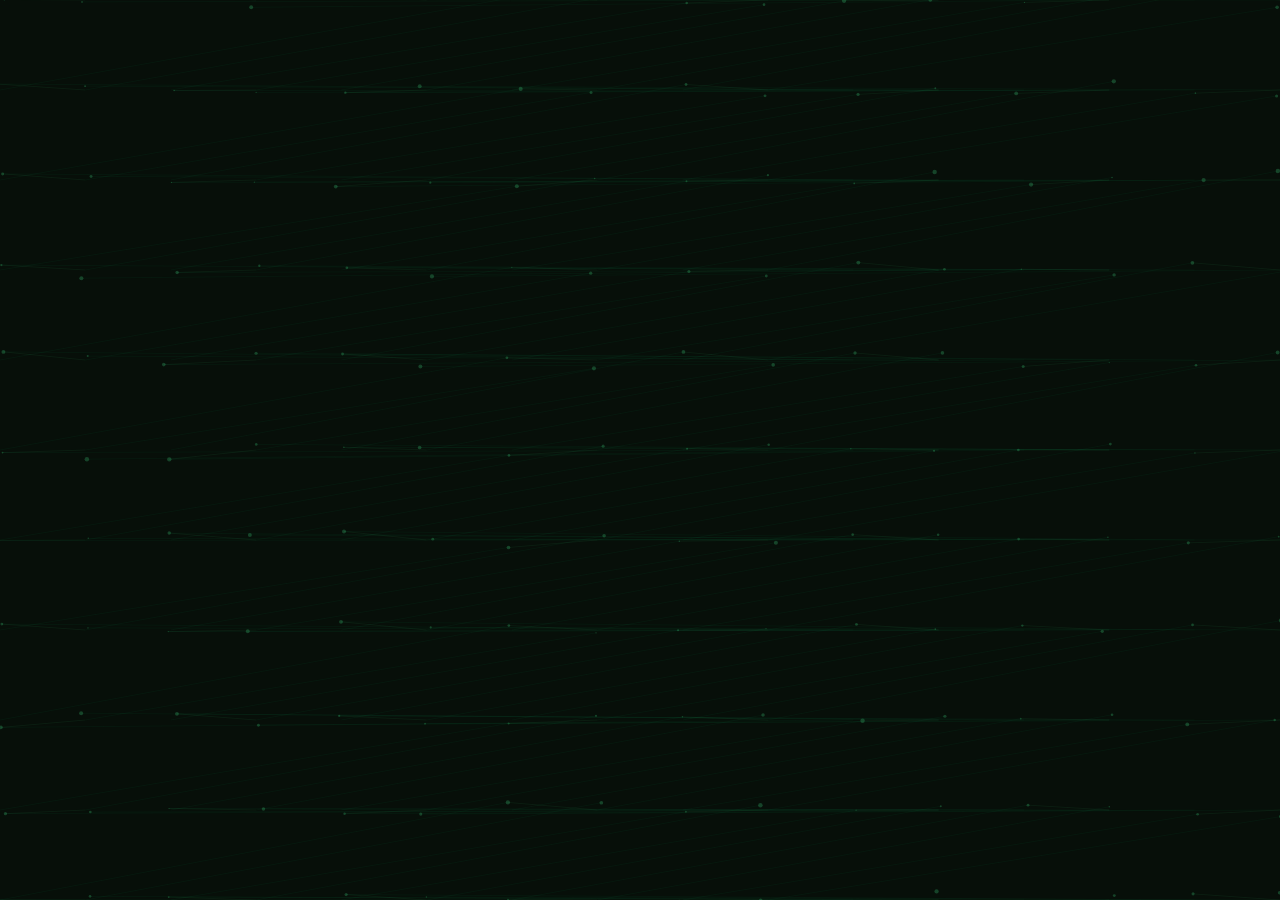
<file: animated-background-green.html>
<!DOCTYPE html>
<html lang="en">
<head>
    <meta charset="utf-8" />
    <meta name="viewport" content="width=device-width, initial-scale=1" />
    <title>Green Animated Background</title>
    <style>
        * { 
            box-sizing: border-box; 
            margin: 0;
            padding: 0;
        }
        
        html, body { 
            height: 100%; 
            overflow: hidden;
        }
        
        body {
            font-family: "Arial", sans-serif;
            background: #070f09;
        }
        
        #bg-canvas { 
            position: fixed; 
            inset: 0; 
            width: 100vw; 
            height: 100vh; 
            z-index: 1; 
        }
        
    </style>
</head>
<body>
    <canvas id="bg-canvas" aria-hidden="true"></canvas>
    

    <script>
        // Canvas particle grid background (converted to green colors)
        (function () {
            const canvas = document.getElementById('bg-canvas');
            const ctx = canvas.getContext('2d', { alpha: true });
            let width, height, dpr, points;
            const prefersReduced = window.matchMedia('(prefers-reduced-motion: reduce)').matches;

            function resize() {
                dpr = Math.min(window.devicePixelRatio || 1, 2);
                width = canvas.width = Math.floor(window.innerWidth * dpr);
                height = canvas.height = Math.floor(window.innerHeight * dpr);
                canvas.style.width = '100%';
                canvas.style.height = '100%';
                initPoints();
            }

            function initPoints() {
                const cols = Math.ceil((window.innerWidth) / 90);
                const rows = Math.ceil((window.innerHeight) / 90);
                points = [];
                for (let y = 0; y <= rows; y++) {
                    for (let x = 0; x <= cols; x++) {
                        points.push({
                            x: (x / cols) * width,
                            y: (y / rows) * height,
                            ox: (x / cols) * width,
                            oy: (y / rows) * height,
                            s: Math.random() * 1.2 + 0.4,
                            p: Math.random() * Math.PI * 2
                        });
                    }
                }
            }

            function renderStatic() {
                ctx.clearRect(0, 0, width, height);
                ctx.globalCompositeOperation = 'source-over';
                for (let i = 0; i < points.length; i++) {
                    const pt = points[i];
                    const nx = pt.ox;
                    const ny = pt.oy;
                    // Changed from blue to green: rgba(79,209,255,0.22) -> rgba(79,255,153,0.22)
                    ctx.fillStyle = 'rgba(79,255,153,0.22)';
                    ctx.beginPath();
                    ctx.arc(nx, ny, 1.4 * dpr * pt.s, 0, Math.PI * 2);
                    ctx.fill();
                }
            }

            function tick(t) {
                ctx.clearRect(0, 0, width, height);
                ctx.globalCompositeOperation = 'source-over';
                for (let i = 0; i < points.length; i++) {
                    const pt = points[i];
                    const wobble = Math.sin(t * 0.001 + pt.p) * 6 * pt.s;
                    const nx = pt.ox + wobble;
                    const ny = pt.oy + Math.cos(t * 0.0012 + pt.p) * 6 * pt.s;
                    
                    // Draw connecting lines between particles
                    if (i % 2 === 0 && points[i + 1]) {
                        const a = points[i + 1];
                        // Changed from blue to green: rgba(79,209,255,0.06) -> rgba(79,255,153,0.06)
                        ctx.strokeStyle = 'rgba(79,255,153,0.06)';
                        ctx.lineWidth = 1 * dpr;
                        ctx.beginPath();
                        ctx.moveTo(nx, ny);
                        ctx.lineTo(a.ox, a.oy);
                        ctx.stroke();
                    }
                    
                    if (points[i + 10]) {
                        const b = points[i + 10];
                        // Changed from blue to green: rgba(10,167,255,0.04) -> rgba(34,255,153,0.04)
                        ctx.strokeStyle = 'rgba(34,255,153,0.04)';
                        ctx.lineWidth = 1 * dpr;
                        ctx.beginPath();
                        ctx.moveTo(nx, ny);
                        ctx.lineTo(b.ox, b.oy);
                        ctx.stroke();
                    }
                    
                    // Draw the particle points
                    // Changed from blue to green: rgba(79,209,255,0.22) -> rgba(79,255,153,0.22)
                    ctx.fillStyle = 'rgba(79,255,153,0.22)';
                    ctx.beginPath();
                    ctx.arc(nx, ny, 1.4 * dpr * pt.s, 0, Math.PI * 2);
                    ctx.fill();
                }
                requestAnimationFrame(tick);
            }

            window.addEventListener('resize', resize);
            resize();
            
            // Start animation (or static version for reduced motion preference)
            if (prefersReduced) {
                renderStatic();
            } else {
                requestAnimationFrame(tick);
            }
        })();
    </script>
</body>
</html>
</file>
<file: styles.css>
:root {
  --bg: #050a06;
  --bg-elev: #081508;
  --surface: #0c1f0e;
  --text: #e6ffe6;
  --muted: #a3cfb6;
  --primary: #22ff99;
  --accent: #4fd17f;
  --success: #22ff99;
  --warning: #ffd166;
  --danger: #ff6b6b;
  --outline: rgba(34, 255, 153, 0.25);
  --card: rgba(12, 31, 14, 0.75);
  --radius: 14px;
  --ring: 0 0 0 2px var(--outline), 0 0 30px rgba(34,255,153,.2);
}

[data-theme="light"] {
  --bg: #e8eef0;
  --bg-elev: #f0f6f8;
  --surface: #f0f6f8;
  --text: #0b1220;
  --muted: #3d4961;
  --primary: #00cc66;
  --accent: #33dd77;
  --outline: rgba(0, 204, 102, 0.25);
  --card: rgba(240, 246, 248, 0.9);
}

* { 
  margin: 0; 
  padding: 0; 
  box-sizing: border-box; 
}

html { 
  scroll-behavior: smooth; 
}

body {
  font-family: 'Orbitron', system-ui, -apple-system, Segoe UI, Roboto, Arial, sans-serif;
  background: var(--bg);
  color: var(--text);
  line-height: 1.6;
  overflow-x: hidden;
  -webkit-font-smoothing: antialiased;
  -moz-osx-font-smoothing: grayscale;
}

/* Mobile touch optimizations */
a, button {
  -webkit-tap-highlight-color: rgba(34, 255, 153, 0.2);
  touch-action: manipulation;
  cursor: pointer;
}

button {
  -webkit-appearance: none;
  -moz-appearance: none;
  appearance: none;
}

[data-theme="light"] body {
  background: var(--bg);
}

body:not([data-theme="light"]) {
  background: var(--bg);
}

.skip-link { position: absolute; left: -9999px; top: 0; background: var(--primary); color: #031120; padding: 8px 12px; border-radius: 8px; }
.skip-link:focus { left: 10px; top: 10px; z-index: 100; }

#bg-canvas { position: fixed; inset: 0; width: 100vw; height: 100vh; z-index: -1; }

.site-header {
  position: sticky; top: 0; z-index: 50; display: flex; align-items: center; justify-content: space-between; padding: 14px 20px;
  background: linear-gradient(180deg, rgba(5,10,6,.85), rgba(5,10,6,.55)); backdrop-filter: blur(10px); border-bottom: 1px solid var(--outline);
}

[data-theme="light"] .site-header {
  background: linear-gradient(180deg, rgba(240,255,240,.85), rgba(240,255,240,.55)); backdrop-filter: blur(10px);
}
.logo { display: flex; align-items: center; gap: 10px; text-decoration: none; color: var(--text); }
.logo-text { font-family: Orbitron, sans-serif; letter-spacing: .12em; font-weight: 800; text-transform: uppercase; }
.header-actions { display: flex; align-items: center; gap: 10px; margin-left: auto; }
.theme-toggle { background: transparent; border: 1px solid var(--outline); color: var(--text); border-radius: 10px; padding: 8px 10px; cursor: pointer; }

.nav-toggle { display: none; background: transparent; border: 0; padding: 8px; cursor: pointer; }
.nav-toggle span { display: block; width: 24px; height: 2px; background: var(--text); margin: 5px 0; transition: .3s; }

.site-nav { display: flex; align-items: center; gap: 10px; }
.site-nav a { 
  color: var(--text); 
  text-decoration: none; 
  padding: 10px 14px; 
  border-radius: 999px; 
  transition: .25s;
  -webkit-tap-highlight-color: rgba(34, 255, 153, 0.2);
  touch-action: manipulation;
  cursor: pointer;
}
.site-nav a:hover, .site-nav a:active { background: rgba(34,255,153,.08); }
.site-nav .cta { background: linear-gradient(90deg, var(--primary), var(--accent)); color: #051017; font-weight: 700; }

.section { padding: 72px 20px; }
.section-tight { padding: 48px 20px; }
.section-head { max-width: 1100px; margin: 0 auto 24px; padding: 0 4px; }
.section-title { font-family: Orbitron, sans-serif; font-size: 28px; letter-spacing: .1em; text-transform: uppercase; margin: 0 0 6px; }
.section-sub { color: var(--muted); margin: 0; }

.hero { display: grid; place-items: center; min-height: 72vh; }
.hero-content { max-width: 1400px; }
.hero-title { font-size: clamp(44px, 8vw, 108px); line-height: 0.98; margin: 0 0 16px; letter-spacing: .02em; }
.hero-title .accent { display: block; color: var(--primary); text-shadow: 0 0 18px rgba(34,255,153,.35); }
.hero-sub { color: var(--muted); margin: 0 0 28px; font-size: clamp(18px, 2.2vw, 28px); max-width: 920px; }
.hero-actions { display: flex; gap: 14px; margin-bottom: 28px; flex-wrap: wrap; }
.hero-stats { display: grid; grid-template-columns: repeat(3, minmax(0,1fr)); gap: 14px; }
.stat { background: var(--card); border: 1px solid var(--outline); border-radius: var(--radius); padding: 18px 20px; display: flex; align-items: baseline; gap: 10px; box-shadow: none; }
.stat .num { font-family: Orbitron, sans-serif; font-weight: 800; color: var(--primary); font-size: clamp(22px, 2.4vw, 34px); }
.stat .label { color: var(--muted); }

/* Slider (hero) */
.slider { position: relative; min-height: 92vh; padding: 0; display: block; }
.defs-svg { position: absolute; width: 0; height: 0; }
.slider-viewport { position: relative; width: 100%; height: 100%; overflow: hidden; }
.slides { position: absolute; inset: 0; display: grid; grid-auto-flow: column; grid-auto-columns: 100%; align-items: stretch; }
.slide { position: relative; padding: 120px 20px 100px; display: grid; place-items: center; isolation: isolate; }
.slide.is-active { z-index: 2; }
.slide-bg { position: absolute; inset: 0; background:
  radial-gradient(50% 40% at 30% 30%, rgba(34,255,153,.18), transparent 60%),
  radial-gradient(50% 40% at 70% 65%, rgba(79,255,153,.16), transparent 60%),
  linear-gradient(180deg, rgba(7,15,9,.85), rgba(7,15,9,.4));
  opacity: .9; transform: translateZ(0);
}
[data-parallax] { will-change: transform; }
.slide-content { position: relative; z-index: 2; text-align: left; width: min(1400px, 92vw); }
.slide-decor { position: absolute; inset: 0; pointer-events: none; z-index: 1; }
.slide-decor .orb { position: absolute; right: -80px; top: -80px; width: 420px; height: 420px; opacity: .6; filter: blur(2px); }
.slide-decor .orb-sm { width: 260px; height: 260px; left: -60px; bottom: -60px; opacity: .5; }
.slide-decor .grid { position: absolute; left: 10%; top: 20%; width: 120px; height: 120px; fill: none; stroke: url(#grad-primary); stroke-width: 1.5; opacity: .5; }
.slide-decor .grid use { transform: rotate(45deg); transform-origin: 50% 50%; }
.slide-decor .star { position: absolute; right: 20%; bottom: 22%; width: 42px; height: 42px; fill: url(#grad-primary); opacity: .8; filter: drop-shadow(0 0 18px rgba(34,255,153,.4)); }
.slide-decor .star.s2 { left: 24%; top: 28%; width: 28px; height: 28px; opacity: .7; }

.slider-ui { position: absolute; left: 50%; transform: translateX(-50%); bottom: 24px; display: flex; align-items: center; gap: 14px; z-index: 3; }
.slider-ui .nav { background: rgba(5,10,6,.8); border: 1px solid var(--outline); color: var(--text); width: 42px; height: 42px; border-radius: 12px; cursor: pointer; backdrop-filter: blur(6px); }

[data-theme="light"] .slider-ui .nav { background: rgba(180, 190, 200, 0.8); }
.slider-ui .nav:hover { box-shadow: var(--ring); border-color: var(--primary); }
.pagination { display: flex; gap: 8px; padding: 6px 10px; background: rgba(5,10,6,.8); border: 1px solid var(--outline); border-radius: 999px; backdrop-filter: blur(6px); }

[data-theme="light"] .pagination { background: rgba(180, 190, 200, 0.8); }
.pagination button { width: 12px; height: 12px; border-radius: 999px; border: 1px solid var(--outline); background: rgba(34,255,153,.18); padding: 0; cursor: pointer; }
.pagination button[aria-selected="true"] { background: linear-gradient(90deg, var(--primary), var(--accent)); border-color: transparent; box-shadow: 0 0 0 2px rgba(34,255,153,.25); }

/* Slide transitions */
.slides { transition: transform .9s cubic-bezier(.2,.7,0,1); }
.slide { opacity: 0; transform: translateX(4%) scale(.995); transition: opacity .7s cubic-bezier(.2,.7,0,1), transform .7s cubic-bezier(.2,.7,0,1); }
.slide.is-active { opacity: 1; transform: none; }

/* Bigger scales for sections following slider */
.section .section-title { font-size: clamp(28px, 3.4vw, 56px); }
.section .section-sub { font-size: clamp(14px, 1.6vw, 20px); }
.price-card .price { font-size: clamp(24px, 2.2vw, 34px); }

@media (max-width: 860px) {
  .slide { padding: 90px 18px 90px; }
  .slider-ui { bottom: 16px; }
}

.cards-grid, .pricing-grid { max-width: 1400px; margin: 0 auto; display: grid; grid-template-columns: repeat(4, minmax(0,1fr)); gap: 20px; }
.cards-grid { grid-template-columns: repeat(4, minmax(0,1fr)); }
.card, .price-card { background: var(--card); border: 1px solid var(--outline); border-radius: var(--radius); padding: 22px; box-shadow: none; }

.card h3, .price-card h3 { margin: 0 0 10px; font-family: Orbitron, sans-serif; letter-spacing: .08em; }
.card-img { width: 100%; height: 220px; object-fit: cover; border-radius: 12px; border: 1px solid var(--outline); margin: 8px 0 10px; }
.specs { margin: 0 0 16px; padding-left: 18px; color: var(--muted); }

.price { font-size: 28px; font-weight: 800; color: var(--success); margin: 0 0 12px; font-family: Orbitron, sans-serif; }

.btn { appearance: none; border: 1px solid var(--outline); background: rgba(5,10,6,.8); color: var(--text); padding: 12px 18px; border-radius: 14px; cursor: pointer; transition: transform .08s ease, box-shadow .3s ease, background .3s ease, border-color .3s ease; font-size: 16px; }

[data-theme="light"] .btn { background: rgba(180, 190, 200, 0.8); }
.btn:hover { box-shadow: none; border-color: var(--primary); }

.btn:active { transform: translateY(1px); }
.btn-primary { background: linear-gradient(90deg, var(--primary), var(--accent)); border-color: transparent; color: #051017; font-weight: 800; }
.btn-primary[data-open="booking-modal"],
[data-open="booking-modal"].btn-primary,
[data-open="booking-modal"].btn {
  font-family: 'Orbitron', sans-serif;
  text-transform: uppercase;
  letter-spacing: 0.12em;
  font-weight: 800;
}
/* Contact section submit reservation button */
#contact-form button[type="submit"],
.contact-form button[type="submit"],
#contact .btn.btn-primary[type="submit"] {
  font-family: 'Orbitron', sans-serif;
  text-transform: uppercase;
  letter-spacing: 0.12em;
  font-weight: 800;
}
.btn-ghost { background: transparent; }
.btn-outline { background: rgba(34,255,153,.06); }

/* Zones: All Zone Prices button uses futuristic font */
.zone-actions .btn.btn-outline {
  font-family: 'Orbitron', sans-serif;
  text-transform: uppercase;
  letter-spacing: 0.12em;
  font-weight: 800;
}

.store-badges { display: flex; gap: 10px; }
.store { display: inline-block; border: 1px solid var(--outline); padding: 8px 12px; border-radius: 10px; color: var(--text); text-decoration: none; }

.chips { list-style: none; display: flex; flex-wrap: wrap; gap: 10px; padding: 0; margin: 0; }
.chips li { padding: 10px 14px; border-radius: 999px; border: 1px solid var(--outline); background: rgba(34,255,153,.08); font-size: 15px; }

.locations-grid { max-width: 1100px; margin: 0 auto; display: grid; grid-template-columns: repeat(1, minmax(0,1fr)); gap: 16px; }
.loc-card { background: var(--card); border: 1px solid var(--outline); border-radius: var(--radius); padding: 16px; }

[data-theme="light"] .loc-card { box-shadow: none; }
.map-wrap { position: relative; overflow: hidden; border-radius: 10px; border: 1px solid var(--outline); }
.map-wrap iframe { width: 100%; height: 260px; display: block; }

.site-footer { border-top: 1px solid var(--outline); background: rgba(5,10,6,.9); }

[data-theme="light"] .site-footer { background: rgba(180, 190, 200, 0.9); }
.footer-grid { max-width: 1100px; margin: 0 auto; padding: 24px 20px; display: grid; grid-template-columns: 1fr auto auto; gap: 16px; align-items: center; }
.footer-nav a { color: var(--muted); text-decoration: none; margin-right: 12px; }
.footer-nav a:hover { color: var(--text); }

.promo-banner { display: flex; align-items: center; justify-content: space-between; gap: 12px; background: linear-gradient(90deg, rgba(34,255,153,.15), rgba(79,255,153,.1)); border: 1px solid var(--outline); border-radius: var(--radius); padding: 16px; }
.badge { font-family: Orbitron, sans-serif; font-weight: 800; letter-spacing: .1em; padding: 6px 10px; border-radius: 999px; background: var(--primary); color: #031120; }

 .giveaway-panel { display: flex; align-items: center; justify-content: space-between; gap: 16px; background: linear-gradient(90deg, rgba(34,255,153,.12), rgba(79,255,153,.08)); border: 1px solid var(--outline); border-radius: var(--radius); padding: 18px; }
 .giveaway-panel__main { display: grid; gap: 8px; max-width: 820px; }
 .giveaway-panel__title { font-family: Orbitron, sans-serif; letter-spacing: .06em; text-transform: uppercase; font-size: clamp(18px, 2.2vw, 28px); margin: 0; }
 .giveaway-panel__sub { color: var(--muted); margin: 0; }
 .giveaway-panel__actions { display: flex; align-items: center; justify-content: flex-end; }

 .page { padding-top: 112px; padding-bottom: 96px; }
 .page-title { font-family: Orbitron, sans-serif; letter-spacing: .1em; text-transform: uppercase; margin: 0 0 8px; font-size: clamp(28px, 3.4vw, 56px); }
 .page-subtitle { color: var(--muted); margin: 0 0 24px; }
 .rules-card { background: var(--card); border: 1px solid var(--outline); border-radius: var(--radius); padding: 18px; }
 .rules-card h2 { font-family: Orbitron, sans-serif; letter-spacing: .06em; text-transform: uppercase; font-size: 18px; margin: 18px 0 10px; }
 .rules-card h2:first-child { margin-top: 0; }
 .rules-card p { margin: 0 0 10px; }
 .rules-card ul, .rules-card ol { margin: 0 0 10px; padding-left: 22px; color: var(--muted); }
 .rules-card li { margin: 6px 0; }
 .rules-card strong { color: var(--text); }

 @media (max-width: 860px) {
  .giveaway-panel { flex-direction: column; align-items: flex-start; }
  .giveaway-panel__actions { width: 100%; justify-content: flex-start; }
 }

.contact-form { max-width: 900px; margin: 0 auto; background: var(--card); border: 1px solid var(--outline); border-radius: var(--radius); padding: 16px; }

[data-theme="light"] .contact-form { box-shadow: none; }
.contact-form .grid { display: grid; grid-template-columns: repeat(2, minmax(0,1fr)); gap: 12px; }
label { color: var(--muted); display: grid; gap: 6px; font-size: 14px; }
input, select, textarea { background: rgba(5,10,6,.8); border: 1px solid var(--outline); color: var(--text); padding: 10px 12px; border-radius: 10px; outline: none; }

[data-theme="light"] input, [data-theme="light"] select, [data-theme="light"] textarea { background: rgba(180, 190, 200, 0.8); }
input:focus, select:focus, textarea:focus { border-color: var(--primary); box-shadow: none; }

.form-actions { display: flex; gap: 10px; margin-top: 12px; }
.form-msg { margin-top: 8px; color: var(--muted); }

.modal { border: 0; border-radius: 16px; padding: 0; background: transparent; }
.modal::backdrop { background: rgba(2, 6, 12, .65); backdrop-filter: blur(4px); }
.modal-card { background: var(--surface); border: 1px solid var(--outline); border-radius: 16px; width: min(92vw, 520px); box-shadow: 0 30px 60px rgba(0,0,0,.5); }
.modal-head, .modal-foot { display: flex; align-items: center; justify-content: space-between; padding: 14px 16px; border-bottom: 1px solid rgba(34,255,153,.12); }
.modal-foot { border-top: 1px solid rgba(34,255,153,.12); border-bottom: 0; }
.modal-body { padding: 14px 16px; display: grid; gap: 10px; }
.icon-btn { background: transparent; border: 1px solid var(--outline); color: var(--text); border-radius: 10px; padding: 6px 10px; cursor: pointer; }

/* Reveal on scroll */
.reveal { opacity: 0; transform: translateY(26px) scale(.992); filter: blur(6px); will-change: opacity, transform, filter; }
.reveal.visible { opacity: 1; transform: none; filter: none; transition: opacity .75s cubic-bezier(.2,.7,0,1), transform .75s cubic-bezier(.2,.7,0,1), filter .75s cubic-bezier(.2,.7,0,1); }

/* New Zone Section Styles */
.zone-buttons {
  display: flex;
  justify-content: center;
  gap: 12px;
  margin-bottom: 40px;
  flex-wrap: wrap;
}

.zone-btn {
  background: rgba(15, 23, 38, 0.8);
  border: 1px solid var(--outline);
  color: var(--muted);
  padding: 12px 20px;
  border-radius: 10px;
  cursor: pointer;
  transition: all 0.3s ease;
  font-family: 'Orbitron', sans-serif;
  font-weight: 600;
  font-size: 14px;
  letter-spacing: 0.05em;
  text-transform: uppercase;
  -webkit-tap-highlight-color: rgba(34, 255, 153, 0.2);
  touch-action: manipulation;
  min-height: 44px;
  display: inline-flex;
  align-items: center;
  justify-content: center;
}

[data-theme="light"] .zone-btn {
  background: rgba(200, 210, 220, 0.6);
  color: var(--text);
}

[data-theme="light"] .zone-btn:hover {
  background: rgba(180, 190, 200, 0.8);
}

.zone-btn:hover {
  border-color: var(--primary);
  color: var(--text);
}

.zone-btn.active {
  background: linear-gradient(90deg, var(--primary), var(--accent));
  border-color: transparent;
  color: #051017;
}

.zone-details {
  max-width: 1200px;
  margin: 0 auto;
  position: relative;
}

.zone-content {
  display: none;
  background: var(--card);
  border: 1px solid var(--outline);
  border-radius: var(--radius);
  padding: 32px;
  box-shadow: none;
}


.zone-content.active {
  display: block;
  animation: fadeIn 0.4s ease-in-out;
}

.zone-title {
  font-family: Orbitron, sans-serif;
  font-size: 32px;
  font-weight: 800;
  color: var(--text);
  margin-bottom: 16px;
  letter-spacing: 0.1em;
}

.zone-description {
  color: var(--muted);
  font-size: 16px;
  line-height: 1.6;
  margin-bottom: 32px;
  max-width: 800px;
}

.pricing-tiers {
  display: grid;
  grid-template-columns: repeat(auto-fit, minmax(200px, 1fr));
  gap: 20px;
  margin-bottom: 40px;
  width: 100%;
  animation: fadeIn 0.4s ease-in-out;
}

.tier {
  background: rgba(7, 9, 15, 0.6);
  border: 1px solid var(--outline);
  border-radius: 12px;
  padding: 20px;
  text-align: center;
  transition: all 0.3s ease;
  animation: fadeIn 0.4s ease-in-out;
}

@keyframes fadeIn {
  from {
    opacity: 0;
    transform: translateY(10px);
  }
  to {
    opacity: 1;
    transform: translateY(0);
  }
}

[data-theme="light"] .tier {
  background: rgba(180, 190, 200, 0.8);
}

.tier-featured {
  background: rgba(34, 255, 153, 0.05);
  border: 2px solid var(--primary);
  transform: scale(1.05);
  box-shadow: 0 8px 32px rgba(34, 255, 153, 0.15);
}

[data-theme="light"] .tier-featured {
  box-shadow: 0 4px 16px rgba(34, 255, 153, 0.2);
}

.tier-header {
  display: flex;
  justify-content: space-between;
  align-items: center;
  margin-bottom: 8px;
}

.tier-name {
  font-family: Orbitron, sans-serif;
  font-weight: 600;
  color: var(--text);
  font-size: 14px;
  letter-spacing: 0.1em;
}

.tier-discount {
  background: var(--success);
  color: #000;
  padding: 2px 8px;
  border-radius: 4px;
  font-size: 12px;
  font-weight: 700;
}

.tier-duration {
  color: var(--muted);
  font-size: 12px;
  margin-bottom: 16px;
  letter-spacing: 0.05em;
}

.tier-pricing {
  display: flex;
  justify-content: center;
  gap: 20px;
  margin-bottom: 8px;
}

.pack-price, .sub-price {
  font-family: Orbitron, sans-serif;
  font-size: 28px;
  font-weight: 800;
  color: var(--text);
}

.tier-labels {
  display: flex;
  justify-content: center;
  gap: 20px;
  font-size: 12px;
  color: var(--muted);
  letter-spacing: 0.1em;
}

.hardware-specs {
  display: grid;
  grid-template-columns: repeat(3, 1fr);
  gap: 16px;
  margin-bottom: 32px;
}

/* Cinema zone has 4 specs, so allow 4 columns */
[data-zone-content="cinema"] .hardware-specs {
  grid-template-columns: repeat(4, 1fr);
}

.spec-item {
  display: flex;
  align-items: center;
  gap: 12px;
  background: rgba(7, 9, 15, 0.4);
  border: 1px solid var(--outline);
  border-radius: 8px;
  padding: 16px;
}

[data-theme="light"] .spec-item {
  background: rgba(180, 190, 200, 0.6);
}

.spec-icon {
  font-size: 24px;
  width: 48px;
  height: 48px;
  text-align: center;
  display: flex;
  align-items: center;
  justify-content: center;
}

.spec-icon img {
  width: 40px;
  height: 40px;
  filter: brightness(0) saturate(100%) invert(67%) sepia(89%) saturate(2618%) hue-rotate(120deg) brightness(103%) contrast(101%);
  transition: filter 0.3s ease;
}

[data-theme="light"] .spec-icon img {
  filter: brightness(0) saturate(100%) invert(45%) sepia(89%) saturate(2618%) hue-rotate(120deg) brightness(103%) contrast(101%);
}

.spec-item:hover .spec-icon img {
  filter: brightness(0) saturate(100%) invert(77%) sepia(89%) saturate(2618%) hue-rotate(120deg) brightness(103%) contrast(101%);
}

/* LanGame Logo Button Styles */
.langame-book-btn {
  display: inline-flex;
  align-items: center;
  gap: 8px;
  background: rgba(0, 0, 0, 0.8);
  color: #e60012;
  border: 1px solid rgba(230, 0, 18, 0.3);
  border-radius: 8px;
  padding: 12px 24px;
  font-family: 'Orbitron', sans-serif;
  font-weight: 700;
  font-size: 14px;
  letter-spacing: 0.1em;
  text-transform: uppercase;
  cursor: pointer;
  transition: all 0.3s ease;
  backdrop-filter: blur(10px);
  box-shadow: 0 4px 15px rgba(0, 0, 0, 0.3);
}

.langame-book-btn:hover {
  background: rgba(0, 0, 0, 0.9);
  border-color: rgba(230, 0, 18, 0.6);
  transform: translateY(-2px);
  box-shadow: 0 6px 20px rgba(230, 0, 18, 0.2);
}

.langame-logo {
  width: 20px;
  height: 20px;
}

/* WhatsApp Button - Green LanGame Branded */
.langame-book-btn[onclick*="whatsapp"], 
.langame-book-btn[onclick*="wa.me"] {
  background: rgba(37, 211, 102, 0.1);
  color: #25d366;
  border: 1px solid rgba(37, 211, 102, 0.3);
}

.langame-book-btn[onclick*="whatsapp"]:hover, 
.langame-book-btn[onclick*="wa.me"]:hover {
  background: rgba(37, 211, 102, 0.2);
  border-color: rgba(37, 211, 102, 0.6);
  box-shadow: 0 6px 20px rgba(37, 211, 102, 0.2);
}

/* Hide logo image for WhatsApp button only */
.langame-book-btn[onclick*="whatsapp"] .langame-logo,
.langame-book-btn[onclick*="wa.me"] .langame-logo {
  display: none !important;
}

.spec-details {
  flex: 1;
}

.spec-brand {
  font-family: Orbitron, sans-serif;
  font-weight: 600;
  color: var(--text);
  font-size: 12px;
  letter-spacing: 0.05em;
  margin-bottom: 2px;
}

.spec-model {
  color: var(--muted);
  font-size: 11px;
  letter-spacing: 0.02em;
}

.zone-actions {
  display: flex;
  gap: 16px;
  justify-content: center;
}

.btn-danger {
  background: #ff3333;
  border-color: #ff3333;
  color: white;
  font-weight: 700;
}

.btn-danger:hover {
  background: #ff1a1a;
  box-shadow: 0 0 0 2px rgba(255, 51, 51, 0.25);
}

/* Green Animated Background for Zones */
.zones-background {
  position: absolute;
  inset: 0;
  width: 100%;
  height: 100%;
  z-index: -1;
  opacity: 0.3;
}

#zones {
  position: relative;
  overflow: hidden;
}

/* Reference Website Styles - Fixed */
.parallax { position: fixed; inset: 0; z-index: -2; overflow: hidden; }
.layer { position: absolute; inset: -10vh -10vw; }
.layer--bg { background: linear-gradient(180deg, rgba(5,10,6,0.2), rgba(8,15,8,0.1) 60%, rgba(5,10,6,0.2)); }
.layer--grid { 
  background-image: 
    radial-gradient(circle at 10px 10px, rgba(34,255,153,0.08) 2px, transparent 2px), 
    linear-gradient(transparent 31px, rgba(34,255,153,0.06) 32px), 
    linear-gradient(90deg, transparent 31px, rgba(34,255,153,0.06) 32px); 
  background-size: 64px 64px, 32px 32px, 32px 32px; 
  opacity: .15; 
  mix-blend-mode: screen; 
}
.layer--bands { background: repeating-linear-gradient(90deg, rgba(34,255,153,0.03) 0 2px, transparent 2px 8px); opacity: .1; }
.layer--particles { opacity: .25; }

[data-theme="light"] .layer--bg { background: none; }
[data-theme="light"] .layer--grid { background: none; }
[data-theme="light"] .layer--bands { background: none; }

/* New Navigation */
.nav { position: fixed; top: 0; left: 0; right: 0; z-index: 999; backdrop-filter: blur(12px); background: rgba(5,10,6,0.85); box-shadow: 0 4px 16px rgba(34, 255, 153, 0.12), inset 0 0 0 1px rgba(34,255,153,0.08); }
.nav__inner { max-width: 1200px; margin: 0 auto; padding: 14px 24px; display: flex; align-items: center; gap: 16px; }
.brand { font-family: 'Orbitron', sans-serif; font-weight: 800; letter-spacing: 2px; text-transform: uppercase; color: var(--text); text-shadow: 0 0 8px var(--primary); }
.brand span { color: var(--primary); }
.nav__links { display: flex; gap: 18px; margin-left: auto; }
.nav__link { 
  position: relative; 
  color: var(--text); 
  text-decoration: none; 
  padding: 8px 10px; 
  border-radius: 6px; 
  transition: transform .2s ease, color .2s ease;
  -webkit-tap-highlight-color: rgba(34, 255, 153, 0.2);
  touch-action: manipulation;
  cursor: pointer;
  min-height: 44px;
  display: inline-flex;
  align-items: center;
}
.nav__link::after { content: ""; position: absolute; inset: 0; border: 1px solid var(--outline); border-radius: 6px; box-shadow: 0 0 8px rgba(34,255,153,0.15); opacity: 0; transition: opacity .2s ease; pointer-events: none; }
.nav__link:hover, .nav__link:active, .nav__link[aria-current="true"] { color: var(--primary); transform: translateY(-1px); }
.nav__link:hover::after, .nav__link:active::after, .nav__link[aria-current="true"]::after { opacity: 1; }
.nav__actions { display: flex; align-items: center; gap: 12px; }

[data-theme="light"] .nav { background: rgba(232,238,240,0.9); box-shadow: 0 4px 16px rgba(0, 204, 102, 0.12), inset 0 0 0 1px rgba(0,204,102,0.08); }
[data-theme="light"] .brand { text-shadow: 0 0 8px var(--primary); }
[data-theme="light"] .nav__link::after { box-shadow: 0 0 8px rgba(0,204,102,0.15); }

/* Hero Section */
.hero { padding-top: 112px; padding-bottom: 96px; min-height: 70vh; display: grid; place-items: center; position: relative; }
.hero__mesh { position: absolute; inset: 0; background: radial-gradient(1000px 600px at 50% 0%, rgba(34,255,153,0.12), transparent 60%), radial-gradient(800px 600px at 80% 120%, rgba(15,100,50,0.06), transparent 60%); pointer-events: none; animation: floatY 10s ease-in-out infinite; }
.container { max-width: 1200px; margin: 0 auto; padding: 0 24px; }
.glow { text-shadow: 0 0 8px var(--primary), 0 0 16px var(--primary); animation: glowPulse 3s ease-in-out infinite; }
.hero h1 { font-family: 'Orbitron', sans-serif; font-size: 48px; letter-spacing: 2px; text-transform: uppercase; margin: 0 0 12px; }
.hero h1 span { color: var(--primary); }
.subtitle { color: var(--muted); margin-bottom: 28px; }
.cta-row { display: flex; gap: 14px; margin-bottom: 28px; flex-wrap: wrap; }
.marquee { overflow: hidden; border-top: 1px solid var(--outline); border-bottom: 1px solid var(--outline); margin-top: 16px; }
.marquee__track { display: flex; gap: 48px; padding: 12px 0; animation: scrollX 18s linear infinite; width: max-content; will-change: transform; }
.marquee__track span { color: var(--muted); text-transform: uppercase; letter-spacing: 2px; white-space: nowrap; }

[data-theme="light"] .hero__mesh { background: none; }
[data-theme="light"] .subtitle { color: var(--muted); }

/* Reviews Section */
.reviews { display: flex; gap: 24px; align-items: center; }
.counter__value { font-size: 40px; font-family: 'Orbitron', sans-serif; color: var(--primary); text-shadow: 0 0 10px var(--primary); }
.rating__value { font-size: 28px; }
.micro { color: var(--muted); font-size: 12px; text-transform: uppercase; letter-spacing: 1px; }

/* Buttons */
.btn { 
  position: relative; 
  display: inline-flex; 
  align-items: center; 
  justify-content: center; 
  gap: 8px; 
  padding: 12px 18px; 
  border-radius: 10px; 
  text-decoration: none; 
  color: var(--text); 
  border: 1px solid var(--outline); 
  box-shadow: 0 0 8px rgba(34,255,153,0.15), inset 0 0 4px rgba(34,255,153,0.08); 
  transform: translateZ(0); 
  will-change: transform; 
  transition: transform .2s ease, box-shadow .2s ease;
  -webkit-tap-highlight-color: rgba(34, 255, 153, 0.2);
  touch-action: manipulation;
  min-height: 44px;
}
.btn::before, .btn::after { content: ""; position: absolute; inset: -2px; border-radius: 12px; pointer-events: none; }
.btn::before { border: 1px solid var(--outline); filter: blur(1px); opacity: 0.5; }
.btn::after { box-shadow: 0 0 16px rgba(34,255,153,0.15); opacity: .5; }
.btn:hover, .btn:active { transform: scale(1.02); box-shadow: 0 0 12px rgba(34,255,153,0.25), inset 0 0 6px rgba(34,255,153,0.12); }
.btn--primary { background: linear-gradient(90deg, rgba(34,255,153,0.15), rgba(15,100,50,0.08)); color: var(--primary); }
.btn--ghost { background: transparent; }

[data-theme="light"] .btn { border: 1px solid var(--outline); box-shadow: 0 0 8px rgba(0,170,85,0.15), inset 0 0 4px rgba(0,170,85,0.08); }
[data-theme="light"] .btn::before { border: 1px solid var(--outline); }
[data-theme="light"] .btn::after { box-shadow: 0 0 16px rgba(0,170,85,0.15); }
[data-theme="light"] .btn:hover { box-shadow: 0 0 12px rgba(0,170,85,0.25), inset 0 0 6px rgba(0,170,85,0.12); }
[data-theme="light"] .btn--primary { background: linear-gradient(90deg, rgba(0,170,85,0.12), rgba(34,204,102,0.06)); }

/* Scroll Reveal Animation */
[data-reveal] { opacity: 0; transform: translateY(24px); transition: opacity .45s ease, transform .45s ease; }
[data-reveal].is-visible { opacity: 1; transform: translateY(0); }

/* Animations */
@keyframes scrollX { from { transform: translateX(0); } to { transform: translateX(-50%); } }
@keyframes glowPulse { 0%,100% { filter: drop-shadow(0 0 4px rgba(34,255,153,0.2)); } 50% { filter: drop-shadow(0 0 8px rgba(34,255,153,0.35)); } }
@keyframes floatY { 0%,100% { transform: translateY(0); } 50% { transform: translateY(-6px); } }

/* Section Styling */
.section { position: relative; padding: 100px 0; border-top: 1px solid var(--outline); }
.section__banner { display: none; }

[data-theme="light"] .section__banner { background: none; }

/* Update body font */
body { font-family: 'Orbitron', system-ui, -apple-system, Segoe UI, Roboto, Ubuntu, Cantarell, 'Helvetica Neue', Arial, sans-serif; }

/* Responsive */
@media (max-width: 1100px) { 
  .cards-grid, .pricing-grid { grid-template-columns: repeat(3, minmax(0,1fr)); }
  .pricing-tiers { grid-template-columns: repeat(auto-fit, minmax(180px, 1fr)); }
  .hardware-specs { grid-template-columns: repeat(2, 1fr); }
  [data-zone-content="cinema"] .hardware-specs { grid-template-columns: repeat(2, 1fr); }
}
@media (max-width: 860px) {
  .hero-stats { grid-template-columns: 1fr; }
  .cards-grid, .pricing-grid { grid-template-columns: repeat(2, minmax(0,1fr)); }
  .footer-grid { grid-template-columns: 1fr; justify-items: start; }
  /* Keep nav links visible on mobile with 2 rows */
  .nav { background: rgba(5,10,6,0.75); backdrop-filter: blur(12px); }
  .nav__inner { flex-wrap: nowrap; padding: 6px 12px; min-height: auto; gap: 10px; }
  .brand { order: 1; font-size: 13px; flex-shrink: 0; }
  .nav__actions { order: 3; margin-left: 0; flex-shrink: 0; }
  .nav__links {
    display: flex !important;
    flex-wrap: nowrap;
    justify-content: flex-start;
    width: auto;
    order: 2;
    margin-left: auto;
    gap: 6px;
    margin-top: 0;
    overflow-x: auto;
    -webkit-overflow-scrolling: touch;
  }
  .nav__link { padding: 6px 10px; font-size: 12px; white-space: nowrap; }

  .page { padding-top: 96px; padding-bottom: 72px; }

  .hero h1 { font-size: 32px; }
  .section { padding: 72px 0; }
  .pricing-tiers { grid-template-columns: 1fr; }
  .hardware-specs { grid-template-columns: 1fr; }
  [data-zone-content="cinema"] .hardware-specs { grid-template-columns: 1fr; }
  .zone-buttons { gap: 8px; }
  .zone-btn { padding: 10px 16px; font-size: 14px; }
}
@media (max-width: 560px) { 
  .cards-grid, .pricing-grid { grid-template-columns: 1fr; } 
  .contact-form .grid { grid-template-columns: 1fr; }
  .zone-actions { flex-direction: column; }
  /* Center reduced window notice on mobile */
  .pricing-notice { 
    justify-content: center; 
    text-align: center; 
    flex-wrap: wrap; 
    gap: 8px; 
  }
}

/* LanGame Cutout Container */
.langame-cutout-container {
  position: relative;
  max-width: 1400px;
  margin: 0 auto;
  background: linear-gradient(135deg, rgba(5,10,6,1) 0%, rgba(26,5,5,1) 25%, rgba(5,10,6,1) 50%, rgba(10,10,10,1) 75%, rgba(5,10,6,1) 100%);
  border: 3px solid #e60012;
  border-radius: 24px;
  padding: 80px 60px;
  overflow: hidden;
  box-shadow: 
    0 0 30px rgba(230, 0, 18, 0.4),
    inset 0 0 30px rgba(230, 0, 18, 0.1);
  animation: redOutlineGlow 3s ease-in-out infinite alternate;
}

@keyframes redOutlineGlow {
  0% { 
    border-color: #e60012;
    box-shadow: 
      0 0 30px rgba(230, 0, 18, 0.4),
      inset 0 0 30px rgba(230, 0, 18, 0.1);
  }
  100% { 
    border-color: #ff1a2e;
    box-shadow: 
      0 0 50px rgba(230, 0, 18, 0.6),
      inset 0 0 50px rgba(230, 0, 18, 0.2);
  }
}

/* Integrated Background Canvas */
.langame-background {
  position: absolute;
  top: 0;
  left: 0;
  width: 100%;
  height: 100%;
  pointer-events: none;
  z-index: 1;
}

/* Animated Background Effects */
.langame-bg-effects {
  position: absolute;
  top: 0;
  left: 0;
  right: 0;
  bottom: 0;
  pointer-events: none;
  overflow: hidden;
}

.floating-orb {
  position: absolute;
  border-radius: 50%;
  background: radial-gradient(circle, rgba(230, 0, 18, 0.3) 0%, rgba(255, 26, 46, 0.1) 50%, transparent 100%);
  animation: floatOrb 8s ease-in-out infinite;
  z-index: 1;
}

.orb-1 {
  width: 200px;
  height: 200px;
  top: 10%;
  right: 15%;
  animation-delay: 0s;
}

.orb-2 {
  width: 120px;
  height: 120px;
  bottom: 20%;
  left: 10%;
  animation-delay: 2s;
}

.orb-3 {
  width: 80px;
  height: 80px;
  top: 60%;
  right: 40%;
  animation-delay: 4s;
}

@keyframes floatOrb {
  0%, 100% { transform: translateY(0px) scale(1); opacity: 0.3; }
  50% { transform: translateY(-30px) scale(1.1); opacity: 0.6; }
}

.grid-overlay {
  position: absolute;
  top: 0;
  left: 0;
  right: 0;
  bottom: 0;
  background-image: 
    linear-gradient(rgba(230, 0, 18, 0.1) 1px, transparent 1px),
    linear-gradient(90deg, rgba(230, 0, 18, 0.1) 1px, transparent 1px);
  background-size: 50px 50px;
  opacity: 0.2;
  animation: gridPulse 4s ease-in-out infinite;
  z-index: 1;
}

@keyframes gridPulse {
  0%, 100% { opacity: 0.1; }
  50% { opacity: 0.3; }
}

.pulse-ring {
  position: absolute;
  border: 2px solid rgba(230, 0, 18, 0.3);
  border-radius: 50%;
  animation: pulseRing 3s ease-out infinite;
  z-index: 1;
}

.ring-1 {
  width: 300px;
  height: 300px;
  top: 20%;
  left: 20%;
  animation-delay: 0s;
}

.ring-2 {
  width: 200px;
  height: 200px;
  bottom: 30%;
  right: 25%;
  animation-delay: 1.5s;
}

@keyframes pulseRing {
  0% {
    transform: scale(0.8);
    opacity: 1;
  }
  100% {
    transform: scale(1.4);
    opacity: 0;
  }
}

/* Main Container */
.langame-container {
  display: grid;
  grid-template-columns: 1fr 1fr;
  gap: 60px;
  align-items: center;
  position: relative;
  z-index: 2;
  min-height: 500px;
}

/* Left Content */
.langame-content {
  max-width: 600px;
}

.langame-badge {
  display: inline-flex;
  align-items: center;
  gap: 12px;
  background: rgba(230, 0, 18, 0.1);
  border: 1px solid rgba(230, 0, 18, 0.3);
  border-radius: 50px;
  padding: 8px 20px;
  margin-bottom: 30px;
  backdrop-filter: blur(10px);
}

.langame-badge-logo {
  width: 24px;
  height: 24px;
  background: transparent;
}

.langame-badge span {
  color: #ff1a2e;
  font-family: 'Orbitron', sans-serif;
  font-weight: 700;
  font-size: 14px;
  letter-spacing: 0.1em;
}

.langame-title {
  font-size: 4rem;
  font-family: 'Orbitron', sans-serif;
  font-weight: 800;
  line-height: 1.1;
  margin-bottom: 20px;
  color: white;
}

.langame-title-highlight {
  color: #ff1a2e;
  text-shadow: 
    0 0 20px rgba(230, 0, 18, 0.5),
    0 0 40px rgba(230, 0, 18, 0.3);
  animation: titleGlow 2s ease-in-out infinite alternate;
}

@keyframes titleGlow {
  0% { 
    text-shadow: 
      0 0 20px rgba(230, 0, 18, 0.5),
      0 0 40px rgba(230, 0, 18, 0.3);
  }
  100% { 
    text-shadow: 
      0 0 30px rgba(230, 0, 18, 0.8),
      0 0 60px rgba(230, 0, 18, 0.5);
  }
}

.langame-subtitle {
  font-size: 1.2rem;
  color: rgba(255, 255, 255, 0.8);
  margin-bottom: 40px;
  line-height: 1.6;
}

/* Features List */
.langame-features {
  display: flex;
  flex-direction: column;
  gap: 24px;
  margin-bottom: 50px;
}

.feature-item {
  display: flex;
  align-items: center;
  gap: 20px;
  padding: 20px;
  background: rgba(0, 0, 0, 0.3);
  border: 1px solid rgba(230, 0, 18, 0.2);
  border-radius: 16px;
  backdrop-filter: blur(10px);
  transition: all 0.3s ease;
}

.feature-item:hover {
  border-color: rgba(230, 0, 18, 0.5);
  box-shadow: 0 8px 32px rgba(230, 0, 18, 0.2);
  transform: translateY(-2px);
}

.feature-icon {
  width: 60px;
  height: 60px;
  background: linear-gradient(135deg, #e60012, #ff1a2e);
  border-radius: 12px;
  display: flex;
  align-items: center;
  justify-content: center;
  box-shadow: 0 4px 16px rgba(230, 0, 18, 0.3);
  flex-shrink: 0;
}

.feature-icon-inner {
  color: white;
  font-weight: 700;
  font-size: 18px;
}

.feature-icon-img {
  width: 30px;
  height: 30px;
  filter: brightness(0) invert(1);
}

.feature-text h3 {
  color: #ff1a2e;
  font-family: 'Orbitron', sans-serif;
  font-weight: 700;
  font-size: 16px;
  margin-bottom: 5px;
  letter-spacing: 0.05em;
}

.feature-text p {
  color: rgba(255, 255, 255, 0.8);
  font-size: 14px;
  line-height: 1.5;
  margin: 0;
}

.discount {
  color: #ff1a2e;
  font-weight: 700;
}

/* Download Buttons */
.langame-download-buttons {
  display: flex;
  gap: 20px;
  flex-wrap: wrap;
}

.download-btn {
  transition: all 0.3s ease;
}

.download-btn:hover {
  transform: translateY(-3px) scale(1.05);
  filter: brightness(1.1);
}

.download-btn img {
  height: 60px;
  width: auto;
}

/* Futuristic Dashboard */
.langame-dashboard-container {
  position: relative;
  width: 600px;
  height: 600px;
  display: flex;
  justify-content: center;
  align-items: center;
}

/* Central Hub */
.central-hub {
  position: absolute;
  top: 50%;
  left: 50%;
  transform: translate(-50%, -50%);
  z-index: 10;
}

.hub-core {
  position: relative;
  width: 120px;
  height: 120px;
  background: radial-gradient(circle, rgba(230, 0, 18, 0.3), rgba(255, 26, 46, 0.1));
  border: 2px solid rgba(230, 0, 18, 0.5);
  border-radius: 50%;
  display: flex;
  align-items: center;
  justify-content: center;
  backdrop-filter: blur(10px);
  animation: hubPulse 2s ease-in-out infinite;
}

.hub-logo {
  width: 60px;
  height: 60px;
  background: transparent;
}

.hub-pulse {
  position: absolute;
  top: -10px;
  left: -10px;
  right: -10px;
  bottom: -10px;
  border: 1px solid rgba(230, 0, 18, 0.3);
  border-radius: 50%;
  animation: hubPulseRing 2s ease-out infinite;
}

@keyframes hubPulse {
  0%, 100% { transform: scale(1); box-shadow: 0 0 20px rgba(230, 0, 18, 0.3); }
  50% { transform: scale(1.05); box-shadow: 0 0 40px rgba(230, 0, 18, 0.6); }
}

@keyframes hubPulseRing {
  0% { transform: scale(1); opacity: 1; }
  100% { transform: scale(1.5); opacity: 0; }
}

.hub-rings {
  position: absolute;
  top: 50%;
  left: 50%;
  transform: translate(-50%, -50%);
}

.hub-ring {
  position: absolute;
  border: 1px solid rgba(230, 0, 18, 0.2);
  border-radius: 50%;
  top: 50%;
  left: 50%;
  transform: translate(-50%, -50%);
}

.ring-1 {
  width: 180px;
  height: 180px;
  animation: ringRotate 20s linear infinite;
}

.ring-2 {
  width: 240px;
  height: 240px;
  animation: ringRotate 30s linear infinite reverse;
}

.ring-3 {
  width: 300px;
  height: 300px;
  animation: ringRotate 40s linear infinite;
}

@keyframes ringRotate {
  from { transform: translate(-50%, -50%) rotate(0deg); }
  to { transform: translate(-50%, -50%) rotate(360deg); }
}

/* Floating Data Cards */
.data-card {
  position: absolute;
  width: 140px;
  background: rgba(0, 0, 0, 0.7);
  border: 1px solid rgba(230, 0, 18, 0.3);
  border-radius: 12px;
  padding: 12px;
  backdrop-filter: blur(15px);
  animation: cardFloat 6s ease-in-out infinite;
  z-index: 5;
}

.card-1 {
  top: 10%;
  right: 10%;
  animation-delay: 0s;
}

.card-2 {
  top: 20%;
  left: 5%;
  animation-delay: 1.5s;
}

.card-3 {
  bottom: 20%;
  right: 15%;
  animation-delay: 3s;
}

.card-4 {
  bottom: 10%;
  left: 10%;
  animation-delay: 4.5s;
}

@keyframes cardFloat {
  0%, 100% { transform: translateY(0px) rotate(0deg); }
  50% { transform: translateY(-15px) rotate(1deg); }
}

.card-header {
  display: flex;
  justify-content: space-between;
  align-items: center;
  margin-bottom: 8px;
}

.card-icon {
  font-size: 16px;
}

.card-status {
  width: 8px;
  height: 8px;
  border-radius: 50%;
  animation: statusBlink 2s ease-in-out infinite;
}

.card-status.online {
  background: #00ff88;
  box-shadow: 0 0 10px #00ff88;
}

.card-status.active {
  background: #ff6b00;
  box-shadow: 0 0 10px #ff6b00;
}

.card-status.processing {
  background: #0088ff;
  box-shadow: 0 0 10px #0088ff;
}

@keyframes statusBlink {
  0%, 100% { opacity: 1; }
  50% { opacity: 0.3; }
}

.card-title {
  color: rgba(255, 255, 255, 0.8);
  font-size: 10px;
  font-weight: 600;
  margin-bottom: 4px;
  letter-spacing: 0.5px;
}

.card-value {
  color: #ff1a2e;
  font-size: 16px;
  font-weight: 700;
  margin-bottom: 8px;
}

.card-progress {
  width: 100%;
  height: 3px;
  background: rgba(255, 255, 255, 0.1);
  border-radius: 2px;
  overflow: hidden;
}

.progress-bar {
  height: 100%;
  background: linear-gradient(90deg, #e60012, #ff1a2e);
  border-radius: 2px;
  animation: progressPulse 3s ease-in-out infinite;
}

@keyframes progressPulse {
  0%, 100% { opacity: 0.8; }
  50% { opacity: 1; box-shadow: 0 0 10px rgba(230, 0, 18, 0.5); }
}

/* Holographic Elements */
.holo-element {
  position: absolute;
  padding: 8px 16px;
  background: linear-gradient(45deg, rgba(230, 0, 18, 0.1), rgba(255, 26, 46, 0.05));
  border: 1px solid rgba(230, 0, 18, 0.3);
  border-radius: 20px;
  backdrop-filter: blur(10px);
  animation: holoFloat 8s ease-in-out infinite;
  z-index: 3;
}

.holo-1 {
  top: 13%;
  right: 43%;
  animation-delay: 2s;
}

.holo-2 {
  top: 40%;
  right: 18%;
  animation-delay: 5s;
}

.holo-3 {
  bottom: 18%;
  left: 43%;
  animation-delay: 3.5s;
}

.holo-4 {
  bottom: 40%;
  left: 8%;
  animation-delay: 6.5s;
}

@keyframes holoFloat {
  0%, 100% { transform: translateY(0px) scale(1); opacity: 0.7; }
  50% { transform: translateY(-20px) scale(1.05); opacity: 1; }
}

.holo-content {
  color: #ff1a2e;
  font-size: 12px;
  font-weight: 700;
  letter-spacing: 1px;
  text-shadow: 0 0 10px rgba(230, 0, 18, 0.5);
}

/* Connection Lines */
.connection-lines {
  position: absolute;
  top: 0;
  left: 0;
  width: 100%;
  height: 100%;
  pointer-events: none;
  z-index: 2;
}

.connection-svg {
  width: 100%;
  height: 100%;
}

.connection-path {
  stroke-dasharray: 5, 5;
  animation: connectionFlow 4s linear infinite;
}

.path-1 { animation-delay: 0s; }
.path-2 { animation-delay: 1.3s; }
.path-3 { animation-delay: 2.6s; }

@keyframes connectionFlow {
  0% { stroke-dashoffset: 0; opacity: 0.3; }
  50% { opacity: 0.8; }
  100% { stroke-dashoffset: -20; opacity: 0.3; }
}

/* Responsive Design */
@media (max-width: 1200px) {
  .langame-cutout-container {
    margin: 0 20px;
    padding: 40px 30px;
  }
  
  .langame-container {
    grid-template-columns: 1fr;
    gap: 40px;
    text-align: center;
  }
  
  .langame-title {
    font-size: 3rem;
  }
  
  .langame-dashboard-container {
    max-width: 500px;
    margin: 0 auto;
  }
}

@media (max-width: 768px) {
  .langame-cutout-container {
    margin: 0 10px;
    padding: 30px 20px 420px;
    position: relative;
  }
  
  .langame-title {
    font-size: 2.5rem;
  }
  
  .langame-container {
    gap: 30px;
  }
  
  .langame-dashboard-container {
    width: 100%;
    max-width: 300px;
    height: 300px;
    margin: 0 auto 80px;
  }

  /* Scale down decorative elements to fit mobile */
  .hub-core {
    width: 80px;
    height: 80px;
  }
  
  .hub-logo {
    width: 40px;
    height: 40px;
  }
  
  .hub-ring.ring-1 {
    width: 120px;
    height: 120px;
  }
  
  .hub-ring.ring-2 {
    width: 160px;
    height: 160px;
  }
  
  .hub-ring.ring-3 {
    width: 200px;
    height: 200px;
  }
  
  .data-card {
    width: 100px;
    padding: 8px;
    font-size: 10px;
  }
  
  .card-icon {
    font-size: 12px;
  }
  
  .card-title {
    font-size: 8px;
  }
  
  .card-value {
    font-size: 12px;
  }
  
  /* Hide holo elements on mobile */
  .holo-element {
    display: none;
  }
  
  .holo-3,
  .holo-4 {
    display: none;
  }
  
  .floating-orb {
    opacity: 0.4;
  }
  
  .orb-1 {
    width: 120px;
    height: 120px;
  }
  
  .orb-2 {
    width: 80px;
    height: 80px;
  }
  
  .orb-3 {
    width: 60px;
    height: 60px;
  }
  
  .grid-overlay {
    opacity: 0.1;
  }

  /* Move download buttons below logo at bottom of banner */
  .langame-features {
    margin-bottom: 30px;
  }
  
  .langame-download-buttons {
    position: absolute;
    left: 50%;
    transform: translateX(-50%);
    bottom: 20px;
    z-index: 25;
    justify-content: center;
    width: 100%;
    max-width: 400px;
    padding: 0 20px;
    gap: 10px;
    flex-direction: row;
    flex-wrap: nowrap;
  }
  
  .langame-download-buttons .download-btn {
    flex: 1;
    max-width: 180px;
  }
  
  .langame-download-buttons .download-btn img {
    height: 40px;
    width: 100%;
  }

  .feature-item {
    flex-direction: column;
    text-align: center;
    gap: 15px;
    padding: 15px;
  }
  
  .feature-icon {
    width: 50px;
    height: 50px;
  }
  
  .feature-icon-img {
    width: 24px;
    height: 24px;
  }
  
  /* Adjust card positions on mobile to prevent overlap */
  .data-card.card-3 {
    right: 3%;
    bottom: 22%;
  }
  
  .card-title {
    font-size: 9px;
  }
  
  .card-value {
    font-size: 14px;
  }
}

/* Mobile centering and portrait glow fixes */
@media (max-width: 860px) {
  .hero .container { text-align: center; }
  .hero h1 { text-align: center; }
  .subtitle { text-align: center; }
  .cta-row { justify-content: center; }
  .section-head { text-align: center; }
}

/* Note: keep all background effects in all orientations; do not disable visuals */

/* Global overflow safety to avoid horizontal scrolling */
html { overflow-x: hidden; max-width: 100vw; }
body, .container, .section, .nav, .nav__inner, .hero, .cards-grid, .pricing-grid { max-width: 100vw; }
img { max-width: 100%; height: auto; }

/* Center common sections content on small screens */
@media (max-width: 560px) {
  .section-head, .reviews, .cards-grid, .pricing-grid, .chips { text-align: center; justify-content: center; }
}

/* Extra-compact mobile UI (phones) */
@media (max-width: 480px) {
  /* Top bar sizing */
  .nav__inner { padding: 6px 12px 4px; }
  .brand { font-size: 13px; letter-spacing: 1px; }
  .nav__links { gap: 6px; margin-top: 5px; }
  .nav__link { padding: 7px 10px; font-size: 12px; }
  .nav__actions { gap: 8px; }
  .theme-toggle { padding: 6px 8px; font-size: 12px; border-radius: 8px; }

  /* Headings and copy */
  .hero h1 { font-size: 26px; letter-spacing: 1px; }
  .subtitle { font-size: 14px; }
  .section { padding: 56px 0; }
  .section-title { font-size: 22px; letter-spacing: .08em; }
  .section-sub { font-size: 13px; }

  /* Buttons */
  .btn { padding: 10px 14px; font-size: 13px; border-radius: 10px; }
  .langame-book-btn { padding: 10px 14px; font-size: 12px; }
  .cta-row { gap: 10px; }

  /* Grids and chips */
  .cards-grid, .pricing-grid { gap: 12px; }
  .chips li { padding: 8px 12px; font-size: 13px; }

  /* Reviews compact */
  .counter__value { font-size: 28px; }
  .rating__value { font-size: 20px; }

  /* Zones content */
  .zone-btn { padding: 8px 12px; font-size: 12px; }
  .tier { padding: 14px; }
  .pack-price, .sub-price { font-size: 22px; }

  /* Langame section container constraints */
  .langame-cutout-container { padding: 24px 16px; border-width: 2px; border-radius: 16px; }
  .langame-title { font-size: 1.8rem; }
}

/* Futuristic Pricing Panels */
.pricing-notice { max-width: 1100px; margin: 0 auto 18px; padding: 10px 14px; display: flex; align-items: center; gap: 12px; color: var(--muted); border: 1px solid var(--outline); border-radius: 12px; background: rgba(34,255,153,.06); }
.badge { display: inline-flex; align-items: center; gap: 6px; font-family: Orbitron, sans-serif; font-weight: 800; letter-spacing: .08em; padding: 6px 10px; border-radius: 999px; }
.badge--reduced { background: linear-gradient(90deg, var(--primary), var(--accent)); color: #051017; }

.pricing-panels { max-width: 1400px; margin: 0 auto; display: grid; grid-template-columns: repeat(4, minmax(0,1fr)); gap: 18px; }
@media (max-width: 1200px) { .pricing-panels { grid-template-columns: repeat(3, minmax(0,1fr)); } }
@media (max-width: 900px) { .pricing-panels { grid-template-columns: repeat(2, minmax(0,1fr)); } }
@media (max-width: 560px) { .pricing-panels { grid-template-columns: 1fr; } }

.price-panel { position: relative; background: linear-gradient(180deg, rgba(5,10,6,.9), rgba(5,10,6,.6)); border: 1px solid var(--outline); border-radius: 18px; overflow: hidden; box-shadow: none; isolation: isolate; }
.price-panel::before { content: ""; position: absolute; inset: -1px; border-radius: 18px; pointer-events: none; background: radial-gradient(60% 40% at 50% 0%, rgba(34,255,153,.12), transparent 60%); z-index: 0; }
.price-head { position: relative; z-index: 1; padding: 16px 18px 10px; border-bottom: 1px solid rgba(34,255,153,.12); display: flex; align-items: baseline; justify-content: space-between; gap: 10px; }
.zone-name { margin: 0; font-family: Orbitron, sans-serif; font-weight: 800; letter-spacing: .12em; text-transform: uppercase; font-size: 18px; }
.head-meta { display: flex; gap: 8px; align-items: center; }
.chip { display: inline-flex; align-items: center; gap: 6px; padding: 4px 10px; border-radius: 999px; border: 1px solid var(--outline); background: rgba(34,255,153,.06); font-size: 12px; color: var(--muted); }

.price-rows { position: relative; z-index: 1; display: grid; gap: 0; }
.row { display: grid; grid-template-columns: 1.4fr .8fr .8fr; padding: 12px 16px; align-items: center; }
.row:nth-child(odd):not(.row--header) { background: rgba(34,255,153,.04); }
.row--header { font-family: Orbitron, sans-serif; letter-spacing: .08em; text-transform: uppercase; font-size: 12px; color: var(--muted); background: rgba(34,255,153,.08); border-top: 1px solid rgba(34,255,153,.12); }
.row .col { display: flex; align-items: center; gap: 10px; }
.row .col.muted { color: rgba(255,255,255,.35); }

.price-foot { padding: 14px 16px 16px; border-top: 1px solid rgba(34,255,153,.12); display: flex; justify-content: flex-end; }
.price-panel .btn-primary { font-family: Orbitron, sans-serif; text-transform: uppercase; letter-spacing: .12em; font-weight: 800; }

@media (max-width: 560px) {
  .row { grid-template-columns: 1fr .8fr .8fr; padding: 10px 12px; }
  .row .col { font-size: 13px; }
  .price-head { padding: 14px; }
  .zone-name { font-size: 16px; }
}

/* Pricing Modal Styles */
.pricing-modal {
  border: none;
  background: transparent;
  padding: 0;
  max-width: 100vw;
  max-height: 100vh;
  width: 100%;
  height: 100%;
  margin: 0;
}

.pricing-modal::backdrop {
  background: rgba(5, 10, 6, 0.95);
  backdrop-filter: blur(8px);
}

.pricing-modal-overlay {
  position: fixed;
  inset: 0;
  background: radial-gradient(circle at 50% 50%, rgba(34, 255, 153, 0.08), transparent 70%);
  pointer-events: none;
}

.pricing-modal-content {
  position: relative;
  max-width: 1400px;
  margin: 0 auto;
  padding: 40px 20px;
  height: 100%;
  overflow-y: auto;
  animation: modalSlideIn 0.4s ease-out;
}

@keyframes modalSlideIn {
  from {
    opacity: 0;
    transform: translateY(30px);
  }
  to {
    opacity: 1;
    transform: translateY(0);
  }
}

.pricing-modal-close {
  position: absolute;
  top: 20px;
  right: 20px;
  width: 48px;
  height: 48px;
  border-radius: 50%;
  border: 2px solid var(--outline);
  background: var(--card);
  color: var(--text);
  font-size: 32px;
  line-height: 1;
  cursor: pointer;
  transition: all 0.3s ease;
  z-index: 10;
  display: flex;
  align-items: center;
  justify-content: center;
}

.pricing-modal-close:hover {
  border-color: var(--primary);
  background: rgba(34, 255, 153, 0.1);
  transform: rotate(90deg);
  box-shadow: 0 0 20px rgba(34, 255, 153, 0.3);
}

.pricing-modal-title {
  font-family: 'Orbitron', sans-serif;
  font-size: clamp(32px, 5vw, 48px);
  font-weight: 800;
  text-align: center;
  color: var(--text);
  margin-bottom: 8px;
  letter-spacing: 0.1em;
  text-shadow: 0 0 20px rgba(34, 255, 153, 0.3);
}

.pricing-modal-subtitle {
  text-align: center;
  color: var(--muted);
  font-size: 16px;
  margin-bottom: 40px;
}

.pricing-modal-grid {
  display: grid;
  grid-template-columns: repeat(auto-fit, minmax(280px, 1fr));
  gap: 24px;
  margin-bottom: 40px;
}

.pricing-card {
  background: var(--card);
  border: 1px solid var(--outline);
  border-radius: 16px;
  padding: 24px;
  position: relative;
  overflow: hidden;
  transition: all 0.3s ease;
}

.pricing-card::before {
  content: '';
  position: absolute;
  top: 0;
  left: 0;
  right: 0;
  height: 4px;
  background: linear-gradient(90deg, var(--primary), var(--accent));
  opacity: 0;
  transition: opacity 0.3s ease;
}

.pricing-card:hover {
  border-color: var(--primary);
  transform: translateY(-4px);
  box-shadow: 0 8px 32px rgba(34, 255, 153, 0.2);
}

.pricing-card:hover::before {
  opacity: 1;
}

.pricing-card-featured {
  border: 2px solid var(--primary);
  background: rgba(34, 255, 153, 0.03);
}

.pricing-card-featured::before {
  opacity: 1;
}

.pricing-card-premium {
  border: 2px solid #ff6b35;
  background: rgba(255, 107, 53, 0.03);
}

.pricing-card-premium::before {
  background: linear-gradient(90deg, #ff6b35, #ff8c42);
  opacity: 1;
}

.pricing-card-header {
  display: flex;
  justify-content: space-between;
  align-items: center;
  margin-bottom: 16px;
  padding-bottom: 16px;
  border-bottom: 1px solid var(--outline);
}

.pricing-card-title {
  font-family: 'Orbitron', sans-serif;
  font-size: 20px;
  font-weight: 800;
  color: var(--primary);
  letter-spacing: 0.1em;
}

.pricing-card-badge {
  font-size: 11px;
  padding: 4px 10px;
  border-radius: 999px;
  background: rgba(34, 255, 153, 0.1);
  border: 1px solid var(--primary);
  color: var(--primary);
  font-weight: 700;
  letter-spacing: 0.05em;
}

.pricing-card-specs {
  display: flex;
  gap: 8px;
  flex-wrap: wrap;
  margin-bottom: 20px;
}

.spec-chip {
  font-size: 11px;
  padding: 6px 12px;
  border-radius: 6px;
  background: rgba(34, 255, 153, 0.08);
  border: 1px solid rgba(34, 255, 153, 0.2);
  color: var(--text);
  font-weight: 600;
}

.pricing-card-body {
  display: flex;
  flex-direction: column;
  gap: 16px;
}

.pricing-notice {
  text-align: center;
  padding: 8px;
  background: rgba(255, 193, 7, 0.1);
  border: 1px solid rgba(255, 193, 7, 0.3);
  border-radius: 8px;
  color: #ffc107;
  font-size: 13px;
  font-weight: 700;
  letter-spacing: 0.05em;
}

.pricing-section {
  background: rgba(7, 9, 15, 0.4);
  border: 1px solid var(--outline);
  border-radius: 12px;
  padding: 16px;
}

.pricing-section-header {
  font-family: 'Orbitron', sans-serif;
  font-size: 13px;
  font-weight: 700;
  color: var(--primary);
  margin-bottom: 12px;
  letter-spacing: 0.1em;
  text-align: center;
  padding-bottom: 8px;
  border-bottom: 1px solid rgba(34, 255, 153, 0.2);
}

.pricing-row {
  display: flex;
  justify-content: space-between;
  align-items: center;
  padding: 8px 0;
  font-size: 14px;
  color: var(--text);
}

.pricing-row:not(:last-child) {
  border-bottom: 1px solid rgba(255, 255, 255, 0.05);
}

.pricing-row span:first-child {
  color: var(--muted);
}

.pricing-row .price {
  font-family: 'Orbitron', sans-serif;
  font-weight: 700;
  color: var(--primary);
  font-size: 16px;
}

.pricing-modal-footer {
  background: var(--card);
  border: 1px solid var(--outline);
  border-radius: 12px;
  padding: 20px;
  text-align: center;
}

.pricing-modal-note {
  color: var(--muted);
  font-size: 14px;
  line-height: 1.6;
}

.pricing-modal-note strong {
  color: var(--primary);
  font-weight: 700;
}

/* Responsive */
@media (max-width: 860px) {
  .pricing-modal-grid {
    grid-template-columns: repeat(auto-fit, minmax(240px, 1fr));
    gap: 16px;
  }
  
  .pricing-card {
    padding: 20px;
  }
  
  .pricing-modal-content {
    padding: 30px 16px;
  }
}

@media (max-width: 560px) {
  .pricing-modal-grid {
    grid-template-columns: 1fr;
  }
  
  .pricing-modal-title {
    font-size: 28px;
  }
  
  .pricing-modal-close {
    width: 40px;
    height: 40px;
    font-size: 28px;
  }
}

/* Light theme overrides for Pricing (EUR) panels to match light button style */
[data-theme="light"] .pricing-notice { background: rgba(180, 190, 200, 0.8); }
[data-theme="light"] .chip { background: rgba(180, 190, 200, 0.6); color: var(--text); }
[data-theme="light"] .price-panel { background: rgba(180, 190, 200, 0.8); }
[data-theme="light"] .price-panel::before { background: none; }
[data-theme="light"] .row--header { background: rgba(180, 190, 200, 0.9); color: var(--muted); border-top: 1px solid rgba(0, 204, 102, 0.12); }
[data-theme="light"] .row:nth-child(odd):not(.row--header) { background: rgba(200, 210, 220, 0.6); }
[data-theme="light"] .price-foot { border-top: 1px solid rgba(0, 204, 102, 0.12); }
</file>
<file: games-contact-styles.css>
/* ===== GAMES SECTION STYLES ===== */

.games-grid {
  max-width: 1200px;
  margin: 0 auto;
  display: grid;
  grid-template-columns: repeat(auto-fit, minmax(180px, 1fr));
  gap: 16px;
  padding: 0 20px;
}

.game-card {
  position: relative;
  background: rgba(5,10,6,0.4);
  border: 1px solid rgba(34,255,153,0.15);
  border-radius: 12px;
  padding: 20px 16px;
  display: flex;
  flex-direction: column;
  justify-content: center;
  align-items: flex-start;
  min-height: 80px;
  cursor: pointer;
  transition: all 0.3s cubic-bezier(0.4, 0, 0.2, 1);
  overflow: hidden;
  isolation: isolate;
}

.game-card::before {
  content: "";
  position: absolute;
  inset: 0;
  background: linear-gradient(135deg, rgba(34,255,153,0.08), transparent);
  opacity: 0;
  transition: opacity 0.3s ease;
  z-index: 0;
}

.game-card:hover {
  transform: translateY(-2px);
  border-color: var(--primary);
  background: rgba(5,10,6,0.6);
  box-shadow: 0 4px 16px rgba(34,255,153,0.15);
}

.game-card:hover::before {
  opacity: 1;
}

.game-name {
  position: relative;
  z-index: 1;
  font-family: 'Rajdhani', sans-serif;
  font-size: 15px;
  font-weight: 600;
  letter-spacing: 0.02em;
  color: var(--text);
  line-height: 1.3;
}

.game-accent {
  position: absolute;
  bottom: 0;
  left: 0;
  width: 0;
  height: 2px;
  background: linear-gradient(90deg, var(--primary), transparent);
  transition: width 0.4s cubic-bezier(0.4, 0, 0.2, 1);
  z-index: 1;
}

.game-card:hover .game-accent {
  width: 100%;
}

@keyframes pulse-glow {
  0%, 100% { opacity: 0.5; transform: scale(1); }
  50% { opacity: 1; transform: scale(1.05); }
}

/* View All Games Button */
.games-cta {
  max-width: 1200px;
  margin: 40px auto 0;
  padding: 0 20px;
  display: flex;
  justify-content: center;
}

.btn-view-all-games {
  position: relative;
  background: linear-gradient(135deg, rgba(34,255,153,0.15), rgba(34,255,153,0.05));
  border: 2px solid var(--primary);
  border-radius: 16px;
  padding: 20px 40px;
  display: flex;
  flex-direction: column;
  align-items: center;
  gap: 6px;
  cursor: pointer;
  font-family: 'Orbitron', sans-serif;
  color: var(--text);
  transition: all 0.3s cubic-bezier(0.4, 0, 0.2, 1);
  overflow: hidden;
  isolation: isolate;
}

.btn-view-all-games::before {
  content: "";
  position: absolute;
  inset: 0;
  background: linear-gradient(135deg, var(--primary), var(--accent));
  opacity: 0;
  transition: opacity 0.3s ease;
  z-index: 0;
}

.btn-view-all-games:hover {
  transform: translateY(-2px);
  box-shadow: 0 12px 32px rgba(34,255,153,0.3), 0 0 0 1px var(--primary);
}

.btn-view-all-games:hover::before {
  opacity: 0.2;
}

.btn-text {
  position: relative;
  z-index: 1;
  font-size: 18px;
  font-weight: 800;
  letter-spacing: 0.15em;
  text-transform: uppercase;
}

.btn-count {
  position: relative;
  z-index: 1;
  font-size: 12px;
  font-weight: 600;
  letter-spacing: 0.1em;
  color: var(--primary);
  opacity: 0.8;
}

.btn-shine {
  position: absolute;
  top: -50%;
  left: -50%;
  width: 200%;
  height: 200%;
  background: linear-gradient(45deg, transparent, rgba(255,255,255,0.1), transparent);
  transform: translateX(-100%);
  transition: transform 0.6s ease;
  pointer-events: none;
  z-index: 2;
}

.btn-view-all-games:hover .btn-shine {
  transform: translateX(100%);
}

/* Games Modal */
.games-modal {
  background: rgba(0,0,0,0.85);
  backdrop-filter: blur(8px);
}

.games-modal-card {
  max-width: 900px;
  max-height: 80vh;
  width: 90vw;
  background: linear-gradient(180deg, rgba(5,10,6,0.98), rgba(12,31,14,0.95));
  border: 2px solid var(--primary);
  border-radius: 20px;
  box-shadow: 0 20px 60px rgba(0,0,0,0.5), 0 0 40px rgba(34,255,153,0.2);
}

.games-modal-body {
  max-height: 60vh;
  overflow-y: auto;
  padding: 20px;
}

.games-modal-body::-webkit-scrollbar {
  width: 8px;
}

.games-modal-body::-webkit-scrollbar-track {
  background: rgba(34,255,153,0.05);
  border-radius: 4px;
}

.games-modal-body::-webkit-scrollbar-thumb {
  background: var(--primary);
  border-radius: 4px;
}

.games-modal-grid {
  display: grid;
  grid-template-columns: repeat(auto-fill, minmax(200px, 1fr));
  gap: 12px;
}

.game-item {
  background: rgba(34,255,153,0.08);
  border: 1px solid var(--outline);
  border-radius: 10px;
  padding: 14px 16px;
  font-family: 'Rajdhani', sans-serif;
  font-size: 14px;
  font-weight: 600;
  text-align: center;
  color: var(--text) !important;
  transition: all 0.2s ease;
  cursor: default;
}

.game-item:hover {
  background: rgba(34,255,153,0.15);
  border-color: var(--primary);
  transform: translateY(-2px);
  box-shadow: 0 4px 12px rgba(34,255,153,0.2);
}

/* Ensure games modal header title is visible */
.games-modal .modal-head h3 {
  color: var(--primary) !important;
}

/* Ensure games modal close button uses futuristic font */
.games-modal .modal-foot .btn-primary {
  font-family: 'Orbitron', sans-serif;
  text-transform: uppercase;
  letter-spacing: 0.12em;
  font-weight: 800;
}

/* ===== CONTACT SECTION STYLES ===== */

.contact-buttons-container {
  position: relative;
  max-width: 1200px;
  margin: 0 auto;
  padding: 60px 20px;
  isolation: isolate;
}

.contact-background {
  position: absolute;
  inset: 0;
  width: 100%;
  height: 100%;
  z-index: 0;
  opacity: 0.4;
}

.contact-buttons {
  position: relative;
  z-index: 1;
  display: grid;
  gap: 24px;
  max-width: 800px;
  margin: 0 auto;
}

.contact-btn {
  position: relative;
  display: grid;
  grid-template-columns: auto 1fr auto;
  align-items: center;
  gap: 24px;
  padding: 28px 32px;
  background: rgba(5,10,6,0.8);
  border: 2px solid var(--outline);
  border-radius: 20px;
  text-decoration: none;
  color: var(--text);
  transition: all 0.4s cubic-bezier(0.4, 0, 0.2, 1);
  overflow: hidden;
  isolation: isolate;
  cursor: pointer;
}

.contact-btn-bg {
  position: absolute;
  inset: 0;
  background: linear-gradient(135deg, rgba(34,255,153,0.05), rgba(34,255,153,0.02));
  opacity: 0;
  transition: opacity 0.4s ease;
  z-index: 0;
}

.contact-btn:hover .contact-btn-bg {
  opacity: 1;
}

.contact-btn-glow {
  position: absolute;
  inset: -2px;
  background: linear-gradient(135deg, var(--primary), var(--accent));
  opacity: 0;
  filter: blur(20px);
  transition: opacity 0.4s ease;
  z-index: -1;
}

.contact-btn:hover .contact-btn-glow {
  opacity: 0.4;
}

.contact-btn:hover {
  transform: translateY(-4px);
  border-color: var(--primary);
  box-shadow: 0 12px 40px rgba(34,255,153,0.25);
}

.contact-btn-icon {
  position: relative;
  z-index: 1;
  width: 48px;
  height: 48px;
  display: flex;
  align-items: center;
  justify-content: center;
  background: rgba(34,255,153,0.1);
  border: 1px solid var(--outline);
  border-radius: 12px;
  color: var(--primary);
  transition: all 0.3s ease;
}

.contact-btn-icon svg {
  width: 28px;
  height: 28px;
}

.contact-btn:hover .contact-btn-icon {
  background: rgba(34,255,153,0.2);
  border-color: var(--primary);
  transform: scale(1.1) rotate(5deg);
}

.contact-btn-content {
  position: relative;
  z-index: 1;
  display: flex;
  flex-direction: column;
  gap: 4px;
}

.contact-btn-label {
  font-family: 'Orbitron', sans-serif;
  font-size: 12px;
  font-weight: 700;
  letter-spacing: 0.15em;
  text-transform: uppercase;
  color: var(--primary);
  opacity: 0.8;
}

.contact-btn-value {
  font-family: 'Rajdhani', sans-serif;
  font-size: 20px;
  font-weight: 700;
  color: var(--text);
}

.contact-btn-arrow {
  position: relative;
  z-index: 1;
  font-size: 32px;
  color: var(--primary);
  opacity: 0.6;
  transition: all 0.3s ease;
}

.contact-btn:hover .contact-btn-arrow {
  opacity: 1;
  transform: translateX(8px);
}

.contact-btn-particles {
  position: absolute;
  inset: 0;
  pointer-events: none;
  z-index: 0;
}

.contact-btn-particles span {
  position: absolute;
  width: 4px;
  height: 4px;
  background: var(--primary);
  border-radius: 50%;
  opacity: 0;
  transition: all 0.6s ease;
}

.contact-btn-particles span:nth-child(1) {
  top: 20%;
  left: 10%;
}

.contact-btn-particles span:nth-child(2) {
  top: 60%;
  left: 30%;
}

.contact-btn-particles span:nth-child(3) {
  top: 40%;
  right: 20%;
}

.contact-btn:hover .contact-btn-particles span {
  opacity: 1;
  animation: float-particle 2s ease-in-out infinite;
}

.contact-btn:hover .contact-btn-particles span:nth-child(2) {
  animation-delay: 0.3s;
}

.contact-btn:hover .contact-btn-particles span:nth-child(3) {
  animation-delay: 0.6s;
}

@keyframes float-particle {
  0%, 100% {
    transform: translateY(0) scale(1);
    opacity: 0.6;
  }
  50% {
    transform: translateY(-10px) scale(1.2);
    opacity: 1;
  }
}

/* WhatsApp specific color */
.whatsapp-btn:hover {
  border-color: #25D366;
}

.whatsapp-btn:hover .contact-btn-glow {
  background: linear-gradient(135deg, #25D366, #128C7E);
}

.whatsapp-btn .contact-btn-label,
.whatsapp-btn .contact-btn-arrow {
  color: #25D366;
}

.whatsapp-btn .contact-btn-icon {
  background: rgba(37, 211, 102, 0.1);
  color: #25D366;
}

/* Idle animations */
@keyframes idle-pulse {
  0%, 100% {
    box-shadow: 0 0 0 0 rgba(34,255,153,0.4);
  }
  50% {
    box-shadow: 0 0 20px 4px rgba(34,255,153,0.2);
  }
}

.contact-btn {
  animation: idle-pulse 3s ease-in-out infinite;
}

.contact-btn:nth-child(2) {
  animation-delay: 1s;
}

.contact-btn:nth-child(3) {
  animation-delay: 2s;
}

/* Responsive */
@media (max-width: 768px) {
  .games-grid {
    grid-template-columns: repeat(auto-fit, minmax(140px, 1fr));
    gap: 12px;
  }
  
  .game-card {
    padding: 16px 12px;
    min-height: 70px;
  }
  
  .game-name {
    font-size: 13px;
  }
  
  .btn-view-all-games {
    padding: 16px 32px;
  }
  
  .btn-text {
    font-size: 16px;
  }
  
  .contact-btn {
    grid-template-columns: auto 1fr;
    gap: 16px;
    padding: 20px 24px;
  }
  
  .contact-btn-arrow {
    display: none;
  }
  
  .contact-btn-value {
    font-size: 16px;
  }
  
  .games-modal-grid {
    grid-template-columns: repeat(auto-fill, minmax(150px, 1fr));
  }
}

/* Light theme adjustments */
[data-theme="light"] .game-card {
  background: rgba(240,246,248,0.5);
  border-color: rgba(0,204,102,0.2);
}

[data-theme="light"] .game-card:hover {
  background: rgba(240,246,248,0.8);
  border-color: var(--primary);
}

[data-theme="light"] .contact-btn {
  background: rgba(240,246,248,0.9);
}

[data-theme="light"] .games-modal-card {
  background: linear-gradient(180deg, rgba(240,246,248,0.98), rgba(232,238,240,0.95));
}
</file>
